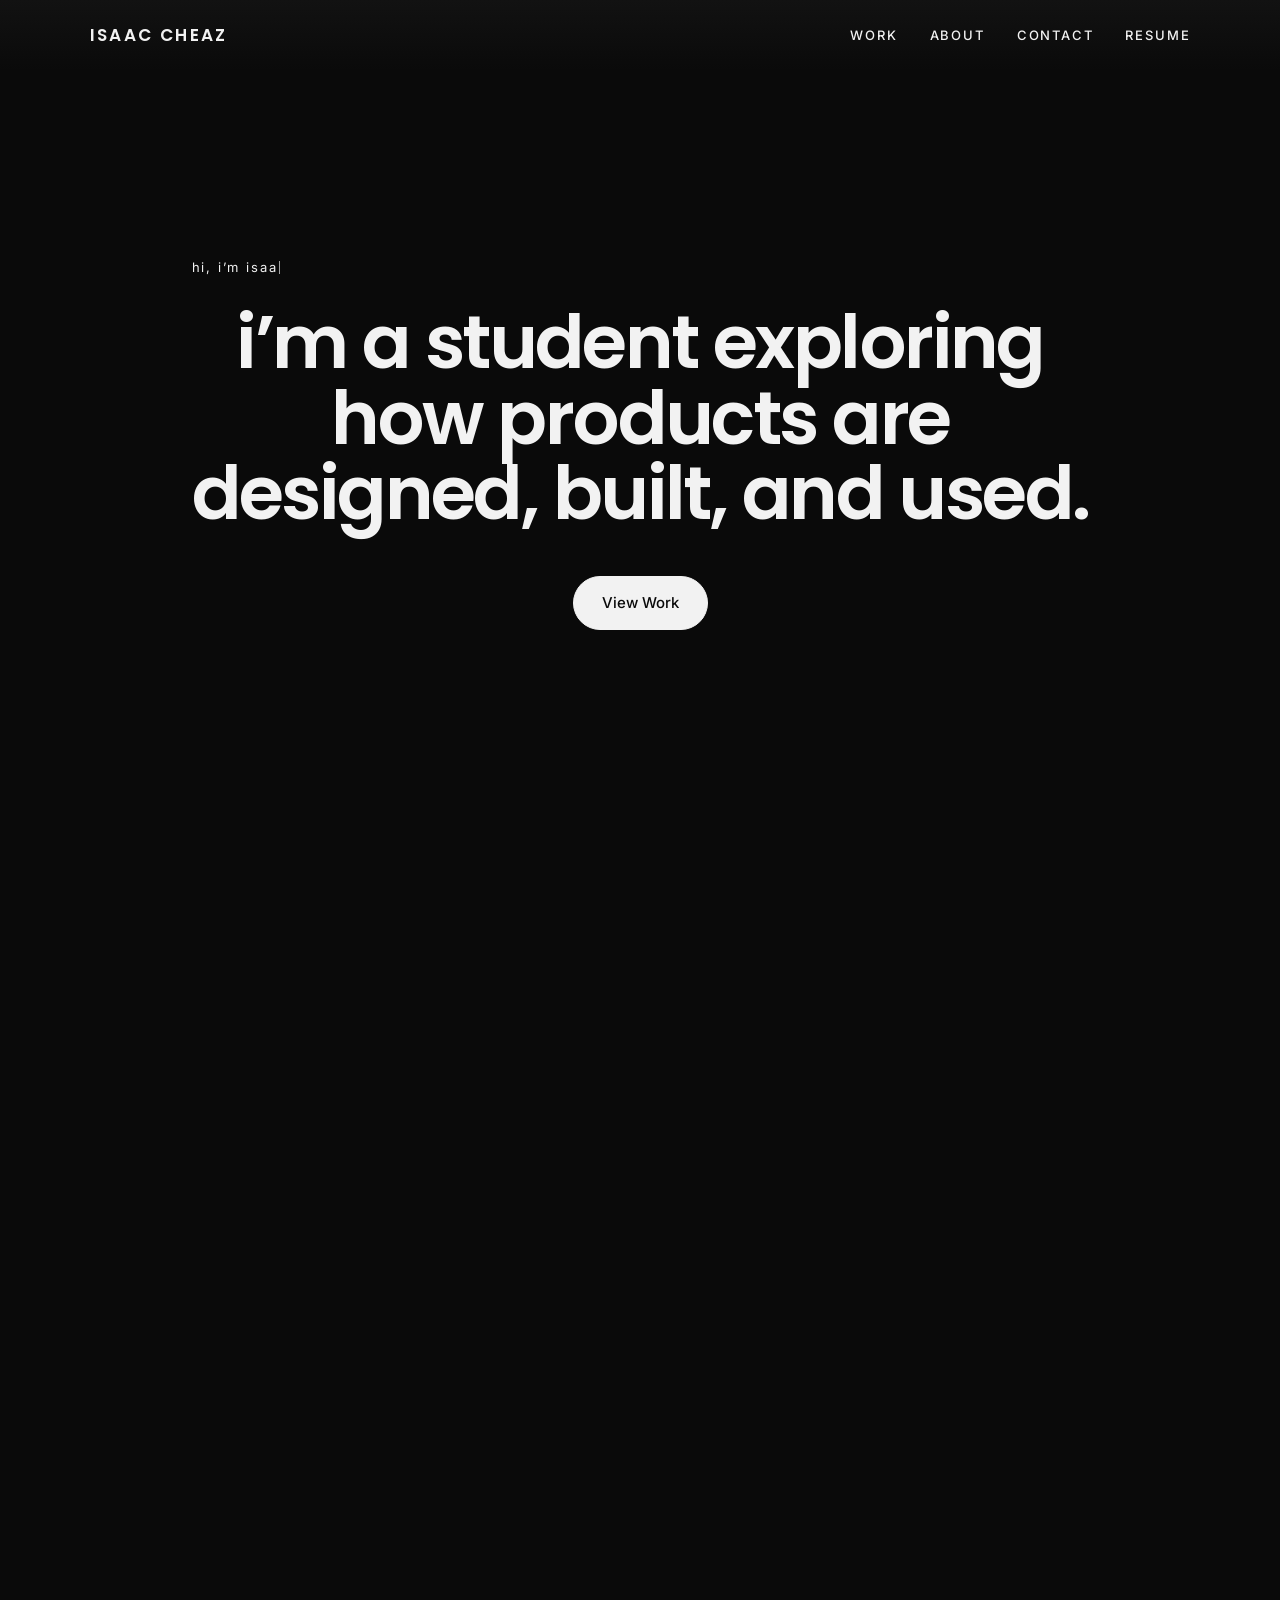
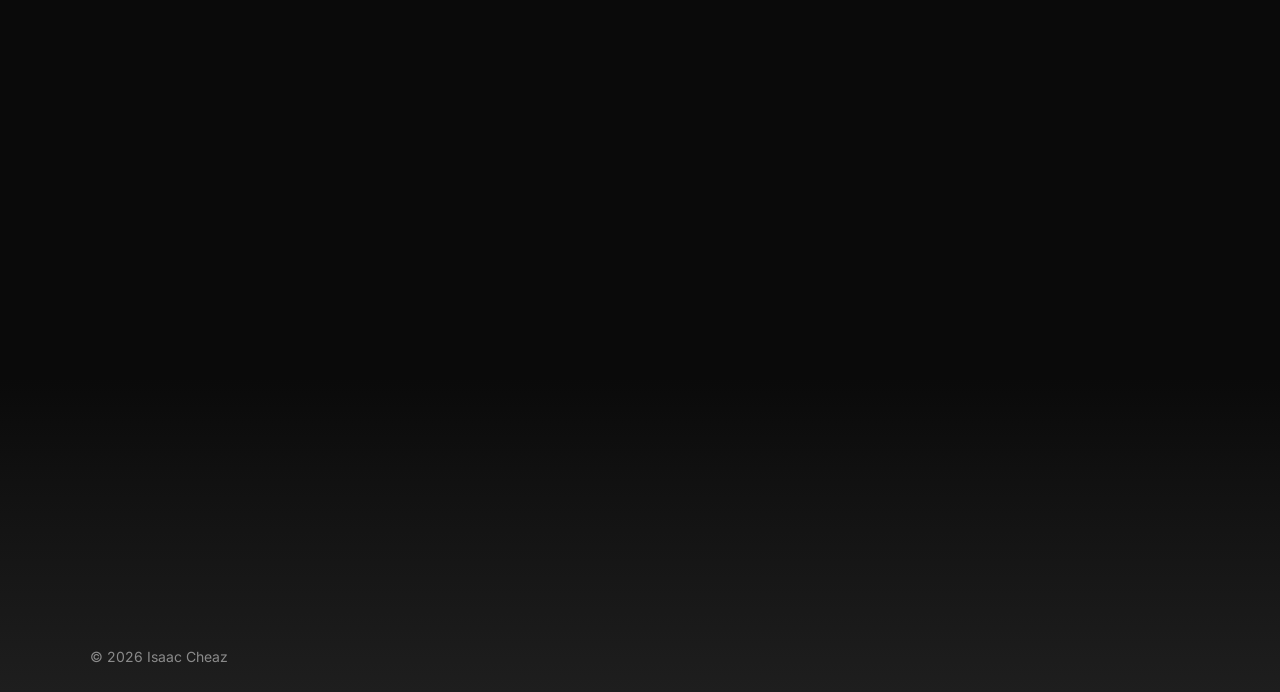
<file: index.html>
<!DOCTYPE html>
<html lang="en">

<head>
    <meta charset="UTF-8">
    <meta name="viewport" content="width=device-width, initial-scale=1.0">

    <title>Isaac Cheaz | Portfolio</title>
    <meta name="description"
        content="Isaac Cheaz — creative technologist and design engineer building interactive digital and physical products.">

    <link rel="preconnect" href="https://fonts.googleapis.com">
    <link rel="preconnect" href="https://fonts.gstatic.com" crossorigin>
    <link href="https://fonts.googleapis.com/css2?family=Inter:wght@400;500&family=Poppins:wght@500;600&display=swap"
        rel="stylesheet">

    <link rel="stylesheet" href="style.css">
    <link rel="stylesheet" href="home.css">
</head>

<body>

    <header class="navbar">
        <a href="#top" class="logo" data-cursor-label="Home">Isaac Cheaz</a>

        <nav class="nav-links" aria-label="Primary">
            <a href="#work">Work</a>
            <a href="#about">About</a>
            <a href="#contact">Contact</a>
            <a href="https://docs.google.com/document/d/11qATXeMCFB1Io2WauJywyM81skCrmu7SGtFiiL8NM3w/view"
                class="nav-resume" target="_blank" rel="noopener noreferrer"
                aria-label="Resume preview, opens in a new tab">Resume</a>
        </nav>
    </header>

    <main id="top">

        <section class="hero">
            <!--
              .typewriter-sizer holds the longest phrase, laid out but hidden, so
              the box never resizes while typing. The visible half is aria-hidden
              and there is no live region, so nothing is announced letter by
              letter; the .visually-hidden sentence is what a screen reader gets.
              With JavaScript off the first phrase is already in the markup.
            -->
            <p class="eyebrow" data-typewriter data-reveal>
                <span class="typewriter" aria-hidden="true">
                    <span class="typewriter-sizer">welcome to my portfolio...</span>
                    <span class="typewriter-line"><span class="typewriter-text">hi, i&rsquo;m isaac</span><span
                            class="typewriter-caret"></span></span>
                </span>
                <span class="visually-hidden">Hi, I&rsquo;m Isaac Welcome to my portfolio...</span>
            </p>
            <h1 class="hero-title magnetic-text">
                <!-- One line, wrapped by the browser: js/home.js splits this text on
                     spaces, so a break inside it would become part of a word. -->
                <span class="line-mask"><span class="line-inner">i&rsquo;m a student exploring how products are designed, built, and used.</span></span>
            </h1>

            <div class="hero-actions" data-reveal>
                <!-- The wrapper stays put; .button-float moves the button inside it. -->
                <span class="button-float">
                    <a href="#work" class="button">View Work</a>
                </span>
            </div>
        </section>

        <section id="work" class="section section-work">
            <div class="section-head" data-reveal>
                <h2 class="section-title">Selected Work</h2>
            </div>

            <!-- Featured projects -->
            <div class="featured" id="featured" data-reveal-stagger="80">

                <a class="feature" data-reveal data-cursor-label="VIEW" href="projects/digital-kintsugi.html"
                    data-project="digital-kintsugi">
                    <span class="feature-body">
                        <span class="feature-title">Digital Kintsugi</span>
                        <span class="feature-tools">Rhino · 3D Scanning · Ceramic 3D Printing · FDM 3D
                            Printing</span>
                    </span>
                </a>

                <a class="feature" data-reveal data-cursor-label="VIEW" href="projects/museum-npc.html"
                    data-project="museum-npc">
                    <span class="feature-body">
                        <span class="feature-title">如是觀 – "This Way of Seeing It"</span>
                        <span class="feature-tools">Unity · Ollama · Local LLMs</span>
                    </span>
                </a>

                <a class="feature" data-reveal data-cursor-label="VIEW" href="projects/suzume-cnc-stool.html"
                    data-project="suzume-cnc-stool">
                    <span class="feature-body">
                        <span class="feature-title">Suzume-Inspired Stool</span>
                        <span class="feature-tools">Rhino · Carbide Create · CNC Machining</span>
                    </span>
                </a>

                <a class="feature" data-reveal data-cursor-label="VIEW"
                    href="projects/butterfly-pavilion.html" data-project="butterfly-pavilion">
                    <span class="feature-body">
                        <span class="feature-title">Butterfly Pavilion</span>
                        <span class="feature-tools">Rhino · Grasshopper · Laser Cutting</span>
                    </span>
                </a>

            </div>

            <!-- Explore by discipline -->
            <nav class="disciplines" aria-labelledby="disciplines-title" data-reveal>
                <h3 class="disciplines-title" id="disciplines-title">Areas I&rsquo;m Exploring</h3>
                <ul class="disciplines-list">
                    <li>
                        <div class="discipline-row" data-cursor-label="IN PROGRESS">
                            <span class="discipline-name">UX/UI Design</span>
                            <span class="visually-hidden">In progress</span>
                        </div>
                    </li>
                    <li>
                        <div class="discipline-row" data-cursor-label="IN PROGRESS">
                            <span class="discipline-name">Product &amp; Industrial Design</span>
                            <span class="visually-hidden">In progress</span>
                        </div>
                    </li>
                    <li>
                        <div class="discipline-row" data-cursor-label="IN PROGRESS">
                            <span class="discipline-name">Creative Technology</span>
                            <span class="visually-hidden">In progress</span>
                        </div>
                    </li>
                </ul>
            </nav>

        </section>

        <section id="about" class="section section-about">
            <div class="section-head" data-reveal>
                <h2 class="section-title">About</h2>
            </div>

            <div class="about-grid" data-reveal-stagger="90">

                <div class="about-intro" data-reveal>
                    <p class="about-lead">
                        I&rsquo;m a product-oriented designer interested in making practical and
                        enjoyable products.
                    </p>

                    <p class="about-support">
                        I use 3D CAD, prototyping, fabrication, and interaction design to turn
                        everyday problems into things people can use, test, and refine. I&rsquo;m
                        especially interested in industrial design and UX.
                    </p>
                </div>

                <!--
                  No <img> here on purpose. js/home.js reads
                  window.SITE_MEDIA.portrait and, only once a real file is
                  configured, inserts the figure and adds .has-portrait to the grid.
                -->

                <div class="about-side">
                    <div class="about-caps" data-reveal>
                        <h3 class="about-subhead">Capabilities</h3>

                        <ul class="capability-list">
                            <li>3D CAD &amp; form development</li>
                            <li>Product prototyping &amp; testing</li>
                            <li>Digital fabrication</li>
                            <li>Interaction &amp; experience design</li>
                        </ul>
                    </div>

                    <div class="about-study" data-reveal>
                        <h3 class="about-subhead">Selected coursework</h3>

                        <ul class="coursework-list">
                            <li>Design for Digital Fabrication</li>
                            <li>Live Simulation and Agents</li>
                            <li>Introduction to 3D</li>
                            <li>Interaction Lab</li>
                            <li>Creative Coding Lab</li>
                            <li>Innovation Lab</li>
                        </ul>
                    </div>
                </div>

                <!--
                  Education and location are a grid child of their own so
                  the left column can flow at its own rhythm; the right
                  column's two blocks are wrapped instead, so the coursework
                  follows Capabilities rather than waiting for a shared row.
                -->
                <dl class="about-meta" data-reveal>
                    <div class="about-meta-row">
                        <dt>Education</dt>
                        <dd>
                            <span class="edu-degree"><a class="meta-link"
                                    href="https://shanghai.nyu.edu/content/interactive-media-and-business"
                                    target="_blank" rel="noopener noreferrer">B.S. Interactive Media Business</a></span>
                            <span class="edu-school">NYU Shanghai · Expected 2028</span>
                        </dd>
                    </div>
                    <!-- City, then what that city is to you. -->
                    <div class="about-meta-row">
                        <dt>Location</dt>
                        <dd>
                            <ul class="location-list">
                                <li class="location">
                                    <span class="location-city">Boston</span>
                                    <span class="location-sep" aria-hidden="true">—</span>
                                    <span class="location-note">Home</span>
                                </li>
                                <li class="location">
                                    <span class="location-city">Shanghai</span>
                                    <span class="location-sep" aria-hidden="true">—</span>
                                    <span class="location-note">Studying</span>
                                </li>
                                <li class="location">
                                    <span class="location-city">New York</span>
                                    <span class="location-sep" aria-hidden="true">—</span>
                                    <span class="location-note">Open to opportunities</span>
                                </li>
                            </ul>
                        </dd>
                    </div>
                </dl>

            </div>
        </section>

    </main>

    <!--
      The same block on every page. It carries id="contact", which is what
      the navigation's Contact link resolves to.

      Markup in each file rather than injected by JavaScript: an address
      nobody can read with JavaScript off is not a contact detail.
    -->
    <footer class="footer" id="contact">
        <div class="footer-grid">

            <div class="footer-contact" data-reveal>
                <p class="footer-invite">want to have a coffee chat?</p>

                <a class="footer-email" href="mailto:icheaz06@gmail.com">ICHEAZ06@GMAIL.COM</a>

                <p class="footer-availability">
                    Internships, collaborations, and conversations about product,
                    industrial, and UX/UI design.
                </p>
            </div>

            <!-- Back to top is the one link here the navbar cannot offer. -->
            <nav class="footer-aside" aria-label="Footer" data-reveal>
                <div class="footer-col">
                    <h3 class="footer-col-label">Elsewhere</h3>
                    <ul>
                        <li><a href="https://www.linkedin.com/in/isaac-cheaz-235302365/" target="_blank"
                                rel="noopener noreferrer">LinkedIn</a></li>
                        <li><a href="https://github.com/isaaccheaz06" target="_blank"
                                rel="noopener noreferrer">GitHub</a></li>
                        <li><a href="https://docs.google.com/document/d/11qATXeMCFB1Io2WauJywyM81skCrmu7SGtFiiL8NM3w/view"
                                target="_blank" rel="noopener noreferrer"
                                aria-label="Resume preview, opens in a new tab">Resume</a></li>
                    </ul>
                </div>

                <a class="footer-top-link" href="#top">Back to top</a>
            </nav>

        </div>

        <p class="footer-copy">&copy; 2026 Isaac Cheaz</p>
    </footer>

    <!-- media paths live in media.js; it must load first -->
    <script src="media.js"></script>
    <script src="js/home.js"></script>
    <script src="js/site.js"></script>
</body>

</html>
</file>
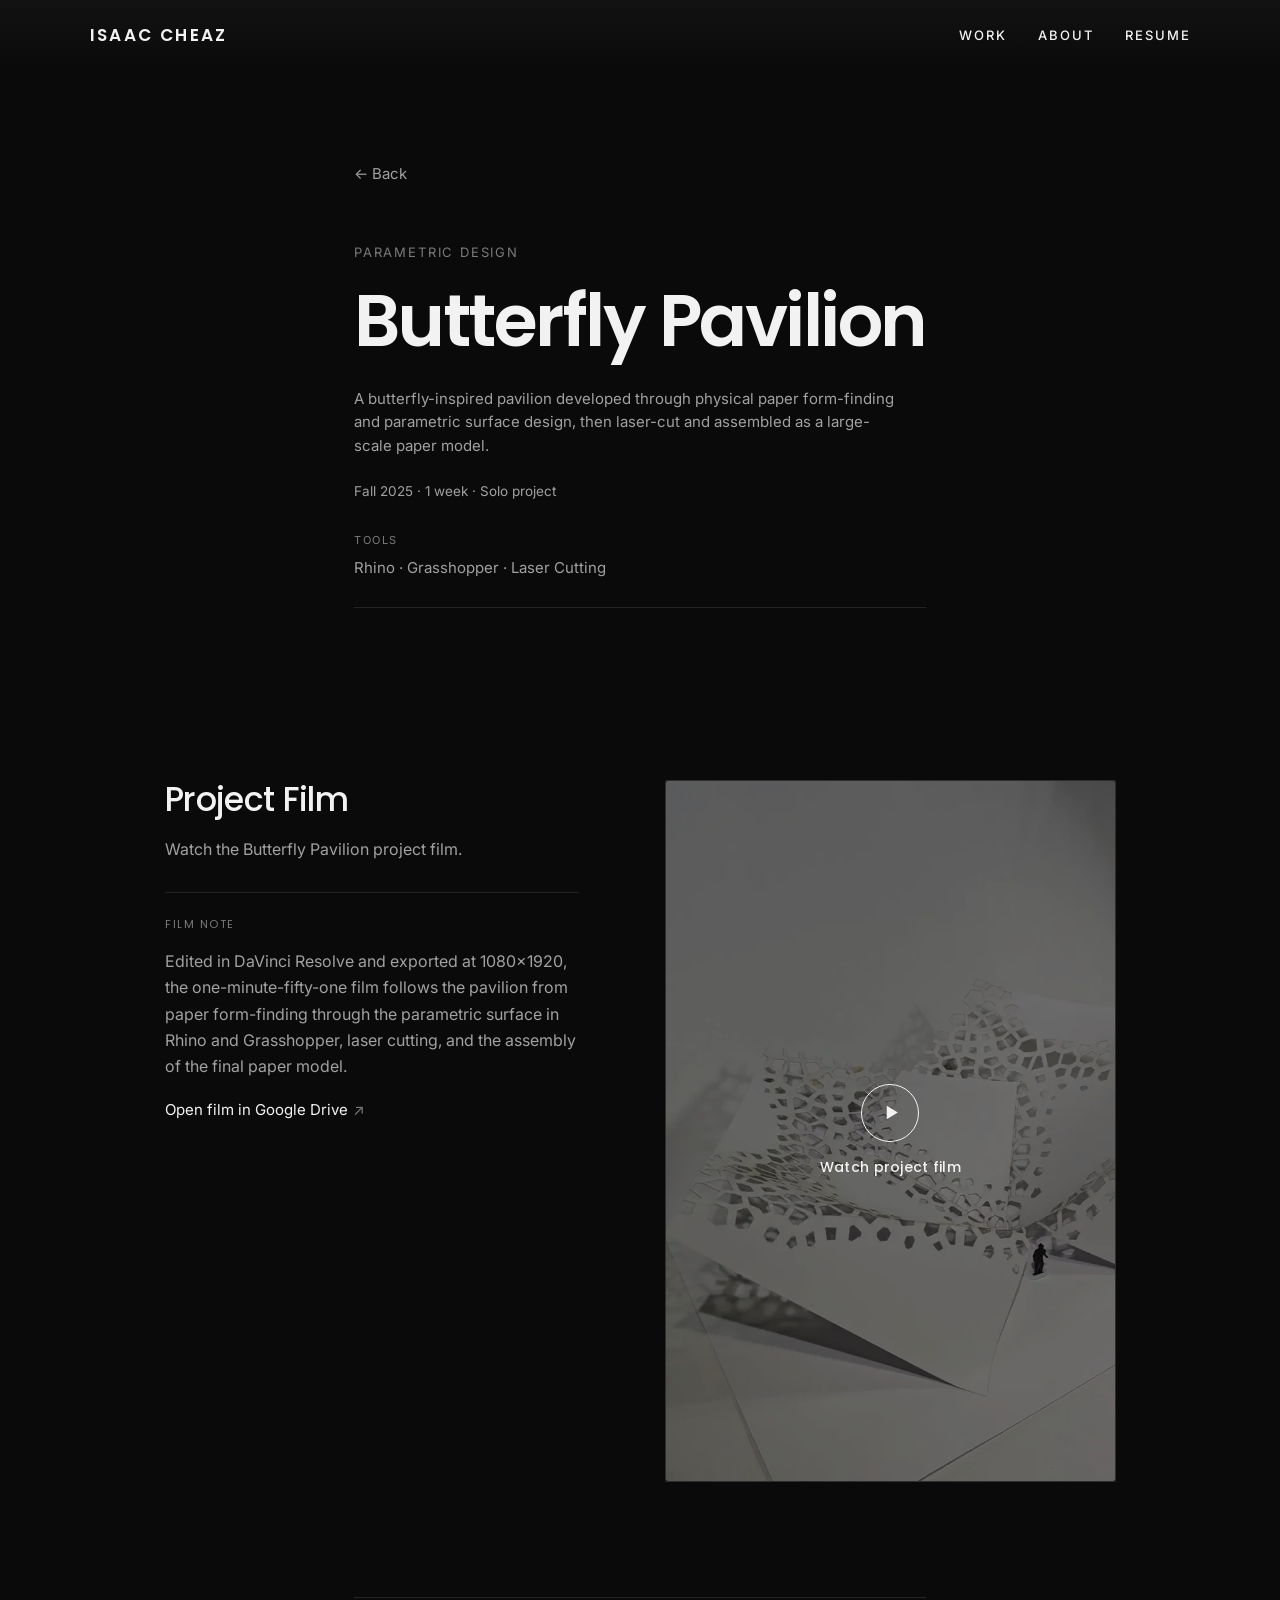
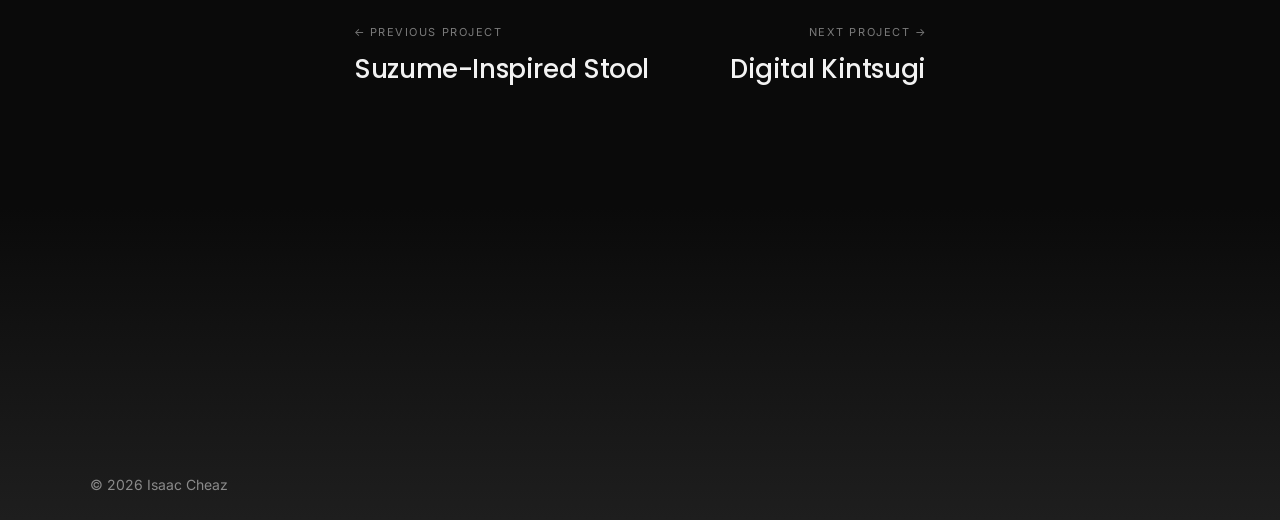
<file: projects/butterfly-pavilion.html>
<!DOCTYPE html>
<html lang="en">

<head>
    <meta charset="UTF-8">
    <meta name="viewport" content="width=device-width, initial-scale=1.0">

    <title>Butterfly Pavilion</title>
    <meta name="description"
        content="A butterfly-inspired pavilion developed through paper form-finding and parametric surface design, then laser-cut and assembled at scale.">

    <link rel="preconnect" href="https://fonts.googleapis.com">
    <link rel="preconnect" href="https://fonts.gstatic.com" crossorigin>
    <link href="https://fonts.googleapis.com/css2?family=Inter:wght@400;500&family=Poppins:wght@500;600&display=swap"
        rel="stylesheet">

    <link rel="stylesheet" href="../style.css">
    <link rel="stylesheet" href="project.css">
</head>

<body>

    <header class="navbar">
        <a href="../index.html" class="logo" data-cursor-label="Home">Isaac Cheaz</a>

        <nav class="nav-links" aria-label="Primary">
            <a href="../index.html#work">Work</a>
            <a href="../index.html#about">About</a>
            <a href="https://docs.google.com/document/d/11qATXeMCFB1Io2WauJywyM81skCrmu7SGtFiiL8NM3w/view"
                class="nav-resume" target="_blank" rel="noopener noreferrer"
                aria-label="Resume preview, opens in a new tab">Resume</a>
        </nav>
    </header>

    <main id="top" class="project-page" data-project="butterfly-pavilion">

        <a href="../index.html#work" class="back-link">← Back</a>

        <p class="project-label" data-reveal>Parametric Design</p>

        <h1 data-reveal>Butterfly Pavilion</h1>

        <p class="project-summary" data-reveal>
            A butterfly-inspired pavilion developed through physical paper form-finding and
            parametric surface design, then laser-cut and assembled as a large-scale paper model.
        </p>

        <p class="project-context" data-reveal>
            <span>Fall 2025</span>
            <span>1 week</span>
            <span>Solo project</span>
        </p>

        <!-- A row is left out rather than filled with a guess. -->
        <dl class="project-meta" data-reveal>
            <div class="project-meta-row">
                <dt>Tools</dt>
                <dd>Rhino · Grasshopper · Laser Cutting</dd>
            </div>
        </dl>

        <!-- Media comes from media.js; nothing renders until it has an entry. -->
        <div data-media-slot></div>

        <!--
          Previous and next in the homepage's own order, wrapping at both ends.
          Two sibling links, not one wrapping both: a single link would send a
          press anywhere in the row to the same project.
        -->
        <nav class="project-nav" aria-label="More work">
            <a class="project-nav-link is-prev" href="suzume-cnc-stool.html" data-cursor-label="Previous">
                <span class="project-nav-label">
                    <span class="project-nav-arrow" aria-hidden="true">←</span> Previous project
                </span>
                <span class="project-nav-title">Suzume-Inspired Stool</span>
            </a>
            <a class="project-nav-link is-next" href="digital-kintsugi.html" data-cursor-label="Next">
                <span class="project-nav-label">
                    Next project <span class="project-nav-arrow" aria-hidden="true">→</span>
                </span>
                <span class="project-nav-title">Digital Kintsugi</span>
            </a>
        </nav>

    </main>

    <!--
      The same block on every page. It carries id="contact", which is what
      the hero's "Get in touch" resolves to.

      Markup in each file rather than injected by JavaScript: an address
      nobody can read with JavaScript off is not a contact detail.
    -->
    <footer class="footer" id="contact">
        <div class="footer-grid">

            <div class="footer-contact" data-reveal>
                <p class="footer-invite">want to have a coffee chat?</p>

                <a class="footer-email" href="mailto:icheaz06@gmail.com">ICHEAZ06@GMAIL.COM</a>

                <p class="footer-availability">
                    Internships, collaborations, and conversations about product,
                    industrial, and UX/UI design.
                </p>
            </div>

            <!-- Back to top is the one link here the navbar cannot offer. -->
            <nav class="footer-aside" aria-label="Footer" data-reveal>
                <div class="footer-col">
                    <h3 class="footer-col-label">Elsewhere</h3>
                    <ul>
                        <li><a href="https://www.linkedin.com/in/isaac-cheaz-235302365/" target="_blank"
                                rel="noopener noreferrer">LinkedIn</a></li>
                        <li><a href="https://github.com/isaaccheaz06" target="_blank"
                                rel="noopener noreferrer">GitHub</a></li>
                        <li><a href="https://docs.google.com/document/d/11qATXeMCFB1Io2WauJywyM81skCrmu7SGtFiiL8NM3w/view"
                                target="_blank" rel="noopener noreferrer"
                                aria-label="Resume preview, opens in a new tab">Resume</a></li>
                    </ul>
                </div>

                <a class="footer-top-link" href="#top">Back to top</a>
            </nav>

        </div>

        <p class="footer-copy">&copy; 2026 Isaac Cheaz</p>
    </footer>

    <!-- media paths live in media.js; it must load first -->
    <script src="../media.js"></script>
    <script src="../js/project.js"></script>
    <script src="../js/site.js"></script>
</body>

</html>
</file>
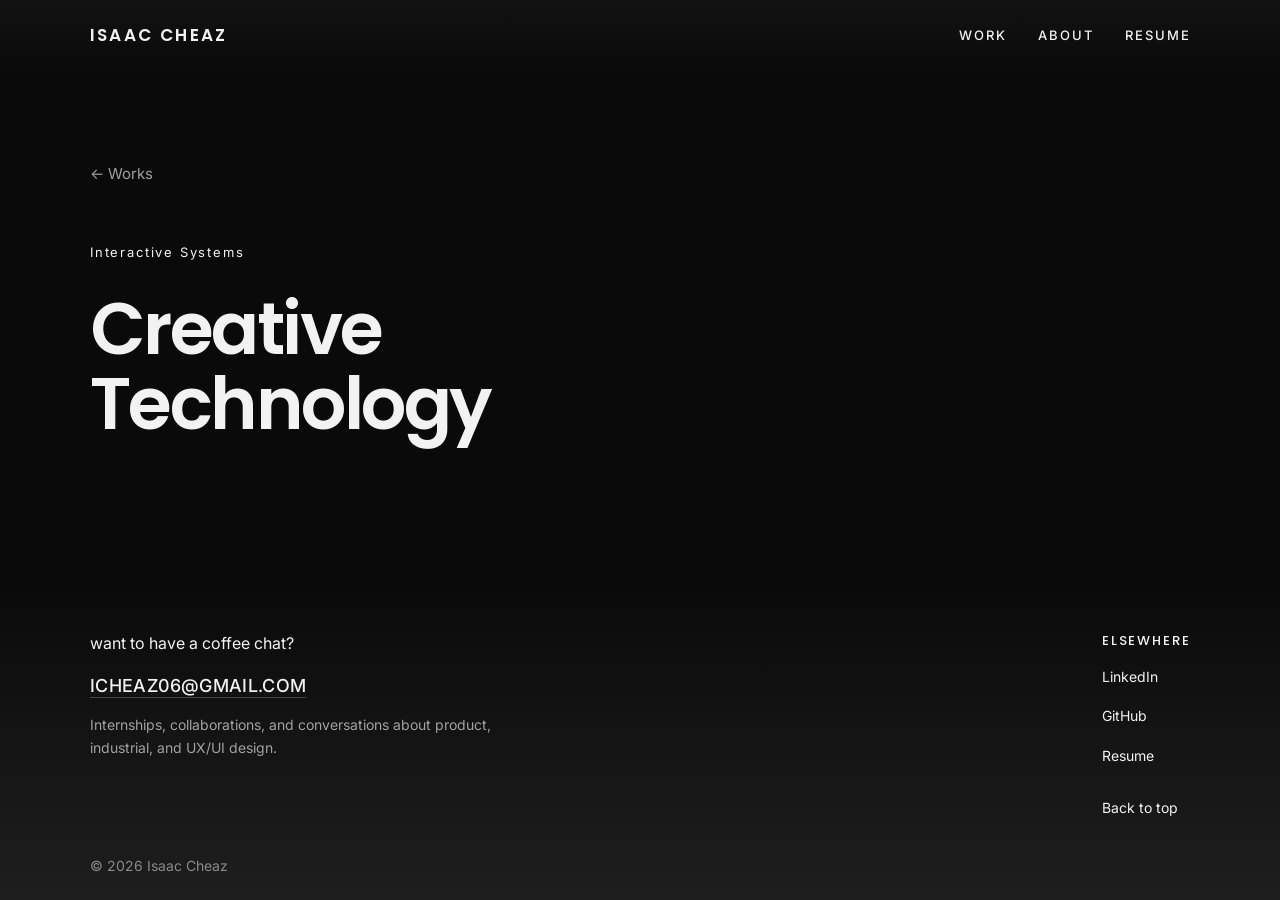
<file: projects/creative-technology.html>
<!DOCTYPE html>
<html lang="en">

<head>
    <meta charset="UTF-8">
    <meta name="viewport" content="width=device-width, initial-scale=1.0">

    <title>Creative Technology</title>
    <meta name="description"
        content="Creative technology work by Isaac Cheaz: simulation, physical computing and locally hosted AI.">

    <link rel="preconnect" href="https://fonts.googleapis.com">
    <link rel="preconnect" href="https://fonts.gstatic.com" crossorigin>
    <link href="https://fonts.googleapis.com/css2?family=Inter:wght@400;500&family=Poppins:wght@500;600&display=swap"
        rel="stylesheet">

    <link rel="stylesheet" href="../style.css">
    <link rel="stylesheet" href="project.css">
</head>

<body>

    <header class="navbar">
        <a href="../index.html" class="logo" data-cursor-label="Home">Isaac Cheaz</a>

        <nav class="nav-links" aria-label="Primary">
            <a href="../index.html#work">Work</a>
            <a href="../index.html#about">About</a>
            <a href="https://docs.google.com/document/d/11qATXeMCFB1Io2WauJywyM81skCrmu7SGtFiiL8NM3w/view"
                class="nav-resume" target="_blank" rel="noopener noreferrer"
                aria-label="Resume preview, opens in a new tab">Resume</a>
        </nav>
    </header>

    <main id="top" class="category-page">

        <a href="../index.html#work" class="back-link">← Works</a>

        <header class="category-head" data-reveal>
            <p class="eyebrow">Interactive Systems</p>
            <h1 class="category-title">Creative Technology</h1>
        </header>

    </main>

    <!--
      The same block on every page. It carries id="contact", which is what
      the hero's "Get in touch" resolves to.

      Markup in each file rather than injected by JavaScript: an address
      nobody can read with JavaScript off is not a contact detail.
    -->
    <footer class="footer" id="contact">
        <div class="footer-grid">

            <div class="footer-contact" data-reveal>
                <p class="footer-invite">want to have a coffee chat?</p>

                <a class="footer-email" href="mailto:icheaz06@gmail.com">ICHEAZ06@GMAIL.COM</a>

                <p class="footer-availability">
                    Internships, collaborations, and conversations about product,
                    industrial, and UX/UI design.
                </p>
            </div>

            <!-- Back to top is the one link here the navbar cannot offer. -->
            <nav class="footer-aside" aria-label="Footer" data-reveal>
                <div class="footer-col">
                    <h3 class="footer-col-label">Elsewhere</h3>
                    <ul>
                        <li><a href="https://www.linkedin.com/in/isaac-cheaz-235302365/" target="_blank"
                                rel="noopener noreferrer">LinkedIn</a></li>
                        <li><a href="https://github.com/isaaccheaz06" target="_blank"
                                rel="noopener noreferrer">GitHub</a></li>
                        <li><a href="https://docs.google.com/document/d/11qATXeMCFB1Io2WauJywyM81skCrmu7SGtFiiL8NM3w/view"
                                target="_blank" rel="noopener noreferrer"
                                aria-label="Resume preview, opens in a new tab">Resume</a></li>
                    </ul>
                </div>

                <a class="footer-top-link" href="#top">Back to top</a>
            </nav>

        </div>

        <p class="footer-copy">&copy; 2026 Isaac Cheaz</p>
    </footer>

    <script src="../js/site.js"></script>
</body>

</html>
</file>
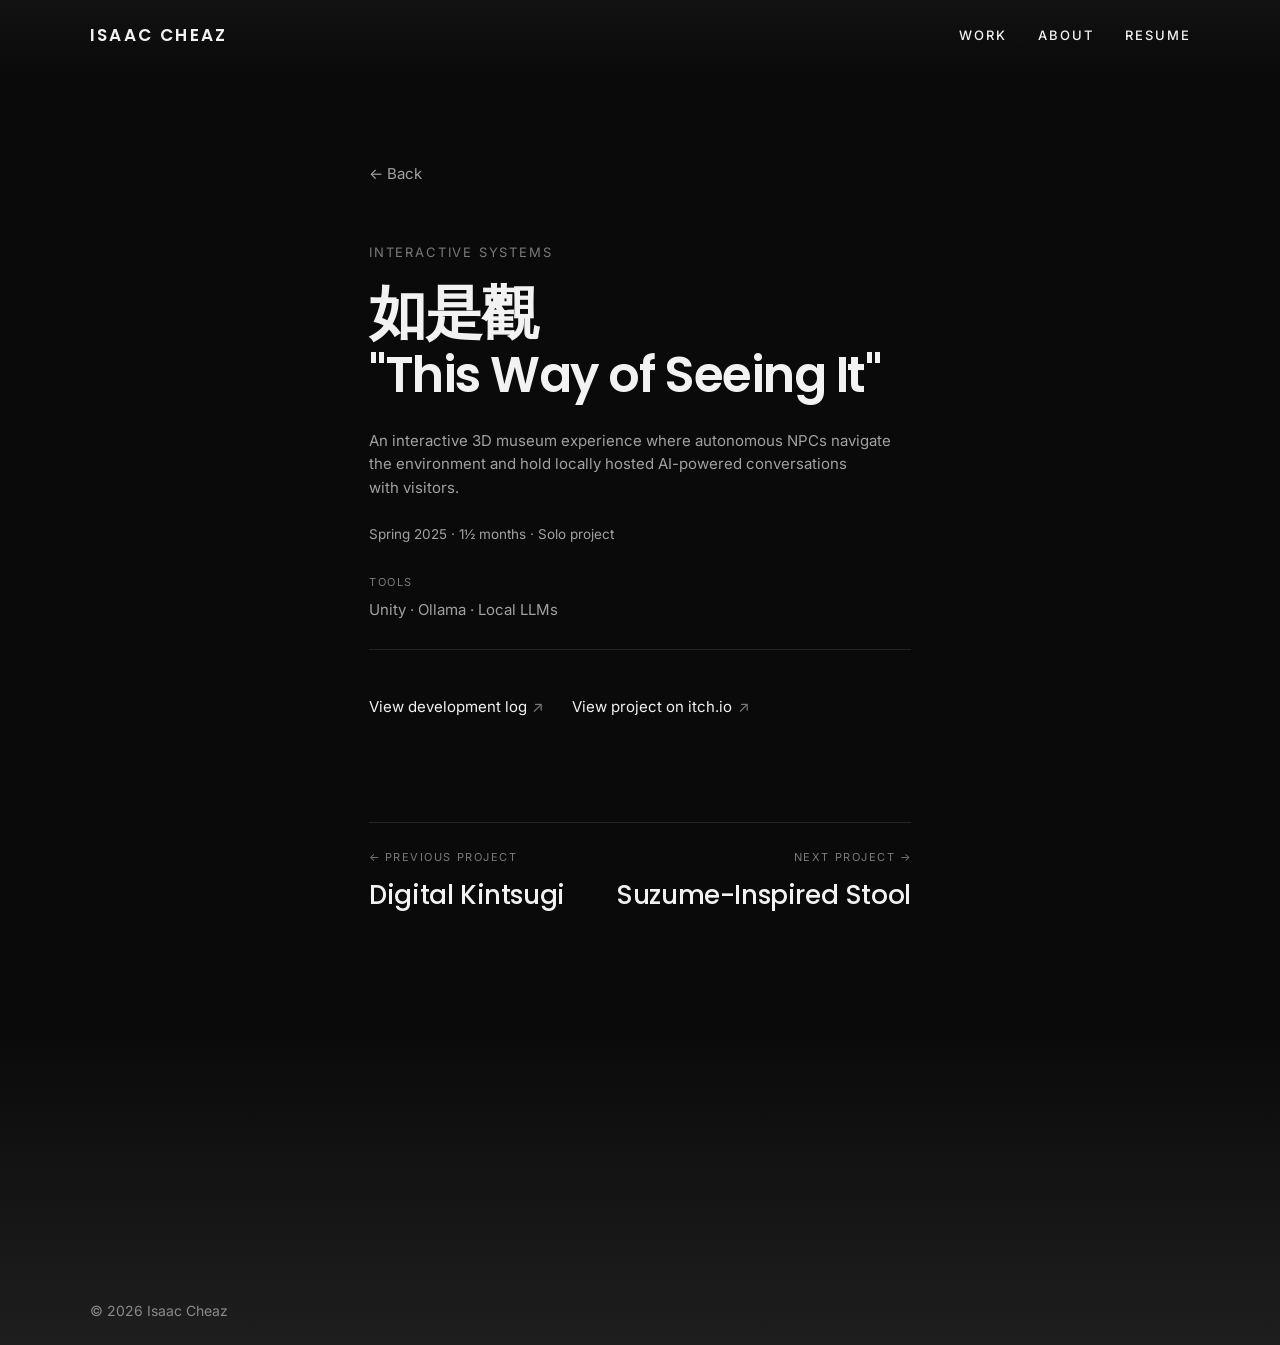
<file: projects/museum-npc.html>
<!DOCTYPE html>
<html lang="en">

<head>
    <meta charset="UTF-8">
    <meta name="viewport" content="width=device-width, initial-scale=1.0">

    <title>"This Way of Seeing It"</title>
    <meta name="description"
        content="An interactive 3D museum where autonomous NPCs navigate the space and hold locally hosted AI-powered conversations with visitors.">

    <link rel="preconnect" href="https://fonts.googleapis.com">
    <link rel="preconnect" href="https://fonts.gstatic.com" crossorigin>
    <link href="https://fonts.googleapis.com/css2?family=Inter:wght@400;500&family=Poppins:wght@500;600&display=swap"
        rel="stylesheet">

    <link rel="stylesheet" href="../style.css">
    <link rel="stylesheet" href="project.css">
</head>

<body>

    <header class="navbar">
        <a href="../index.html" class="logo" data-cursor-label="Home">Isaac Cheaz</a>

        <nav class="nav-links" aria-label="Primary">
            <a href="../index.html#work">Work</a>
            <a href="../index.html#about">About</a>
            <a href="https://docs.google.com/document/d/11qATXeMCFB1Io2WauJywyM81skCrmu7SGtFiiL8NM3w/view"
                class="nav-resume" target="_blank" rel="noopener noreferrer"
                aria-label="Resume preview, opens in a new tab">Resume</a>
        </nav>
    </header>

    <main id="top" class="project-page" data-project="museum-npc">

        <a href="../index.html#work" class="back-link">← Back</a>

        <p class="project-label" data-reveal>Interactive Systems</p>

        <h1 data-reveal>
            <span class="project-title-zh">如是觀</span>
            <span class="project-title-en">"This Way of Seeing It"</span>
        </h1>

        <p class="project-summary" data-reveal>
            An interactive 3D museum experience where autonomous NPCs navigate the environment
            and hold locally hosted AI-powered conversations with visitors.
        </p>

        <p class="project-context" data-reveal>
            <span>Spring 2025</span>
            <span>1½ months</span>
            <span>Solo project</span>
        </p>

        <!-- A row is left out rather than filled with a guess. -->
        <dl class="project-meta" data-reveal>
            <div class="project-meta-row">
                <dt>Tools</dt>
                <dd>Unity · Ollama · Local LLMs</dd>
            </div>
        </dl>

        <!--
              Links live in the markup, not media.js: a link is content and has to
              work with JavaScript off. Each needs target="_blank"
              rel="noopener noreferrer", the visible .project-link-external arrow,
              and a .visually-hidden span saying so for people who cannot see it.
            -->
        <ul class="project-links">
            <li>
                <a class="project-link" href="https://isaaccheaz.itch.io/museum/devlog" target="_blank"
                    rel="noopener noreferrer">
                    View development log<span class="project-link-external" aria-hidden="true">&#8599;</span>
                    <span class="visually-hidden">(opens in a new tab)</span>
                </a>
            </li>
            <li>
                <a class="project-link" href="https://isaaccheaz.itch.io/museum" target="_blank"
                    rel="noopener noreferrer">
                    View project on itch.io<span class="project-link-external" aria-hidden="true">&#8599;</span>
                    <span class="visually-hidden">(opens in a new tab)</span>
                </a>
            </li>
        </ul>

        <!-- Media comes from media.js; nothing renders until it has an entry. -->
        <div data-media-slot></div>

        <!--
          Previous and next in the homepage's own order, wrapping at both ends.
          Two sibling links, not one wrapping both: a single link would send a
          press anywhere in the row to the same project.
        -->
        <nav class="project-nav" aria-label="More work">
            <a class="project-nav-link is-prev" href="digital-kintsugi.html" data-cursor-label="Previous">
                <span class="project-nav-label">
                    <span class="project-nav-arrow" aria-hidden="true">←</span> Previous project
                </span>
                <span class="project-nav-title">Digital Kintsugi</span>
            </a>
            <a class="project-nav-link is-next" href="suzume-cnc-stool.html" data-cursor-label="Next">
                <span class="project-nav-label">
                    Next project <span class="project-nav-arrow" aria-hidden="true">→</span>
                </span>
                <span class="project-nav-title">Suzume-Inspired Stool</span>
            </a>
        </nav>

    </main>

    <!--
      The same block on every page. It carries id="contact", which is what
      the hero's "Get in touch" resolves to.

      Markup in each file rather than injected by JavaScript: an address
      nobody can read with JavaScript off is not a contact detail.
    -->
    <footer class="footer" id="contact">
        <div class="footer-grid">

            <div class="footer-contact" data-reveal>
                <p class="footer-invite">want to have a coffee chat?</p>

                <a class="footer-email" href="mailto:icheaz06@gmail.com">ICHEAZ06@GMAIL.COM</a>

                <p class="footer-availability">
                    Internships, collaborations, and conversations about product,
                    industrial, and UX/UI design.
                </p>
            </div>

            <!-- Back to top is the one link here the navbar cannot offer. -->
            <nav class="footer-aside" aria-label="Footer" data-reveal>
                <div class="footer-col">
                    <h3 class="footer-col-label">Elsewhere</h3>
                    <ul>
                        <li><a href="https://www.linkedin.com/in/isaac-cheaz-235302365/" target="_blank"
                                rel="noopener noreferrer">LinkedIn</a></li>
                        <li><a href="https://github.com/isaaccheaz06" target="_blank"
                                rel="noopener noreferrer">GitHub</a></li>
                        <li><a href="https://docs.google.com/document/d/11qATXeMCFB1Io2WauJywyM81skCrmu7SGtFiiL8NM3w/view"
                                target="_blank" rel="noopener noreferrer"
                                aria-label="Resume preview, opens in a new tab">Resume</a></li>
                    </ul>
                </div>

                <a class="footer-top-link" href="#top">Back to top</a>
            </nav>

        </div>

        <p class="footer-copy">&copy; 2026 Isaac Cheaz</p>
    </footer>

    <!-- media paths live in media.js; it must load first -->
    <script src="../media.js"></script>
    <script src="../js/project.js"></script>
    <script src="../js/site.js"></script>
</body>

</html>
</file>
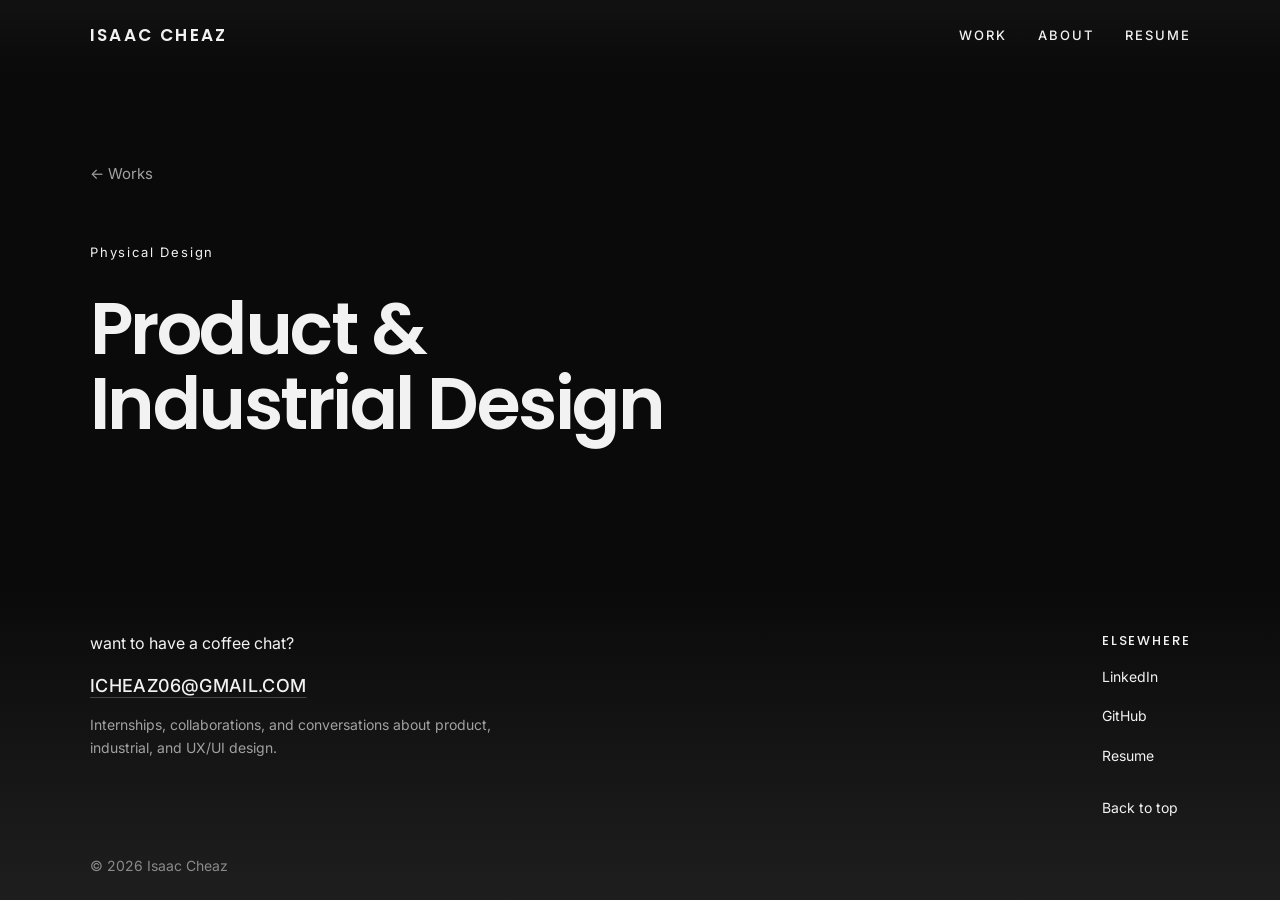
<file: projects/product-fabrication.html>
<!DOCTYPE html>
<html lang="en">

<head>
    <meta charset="UTF-8">
    <meta name="viewport" content="width=device-width, initial-scale=1.0">

    <title>Product & Industrial Design</title>
    <meta name="description"
        content="Product and fabrication work by Isaac Cheaz: parametric modelling, digital fabrication and hands-on assembly.">

    <link rel="preconnect" href="https://fonts.googleapis.com">
    <link rel="preconnect" href="https://fonts.gstatic.com" crossorigin>
    <link href="https://fonts.googleapis.com/css2?family=Inter:wght@400;500&family=Poppins:wght@500;600&display=swap"
        rel="stylesheet">

    <link rel="stylesheet" href="../style.css">
    <link rel="stylesheet" href="project.css">
</head>

<body>

    <header class="navbar">
        <a href="../index.html" class="logo" data-cursor-label="Home">Isaac Cheaz</a>

        <nav class="nav-links" aria-label="Primary">
            <a href="../index.html#work">Work</a>
            <a href="../index.html#about">About</a>
            <a href="https://docs.google.com/document/d/11qATXeMCFB1Io2WauJywyM81skCrmu7SGtFiiL8NM3w/view"
                class="nav-resume" target="_blank" rel="noopener noreferrer"
                aria-label="Resume preview, opens in a new tab">Resume</a>
        </nav>
    </header>

    <main id="top" class="category-page">

        <a href="../index.html#work" class="back-link">← Works</a>

        <header class="category-head" data-reveal>
            <p class="eyebrow">Physical Design</p>
            <h1 class="category-title">Product &amp; Industrial Design</h1>
        </header>

    </main>

    <!--
      The same block on every page. It carries id="contact", which is what
      the hero's "Get in touch" resolves to.

      Markup in each file rather than injected by JavaScript: an address
      nobody can read with JavaScript off is not a contact detail.
    -->
    <footer class="footer" id="contact">
        <div class="footer-grid">

            <div class="footer-contact" data-reveal>
                <p class="footer-invite">want to have a coffee chat?</p>

                <a class="footer-email" href="mailto:icheaz06@gmail.com">ICHEAZ06@GMAIL.COM</a>

                <p class="footer-availability">
                    Internships, collaborations, and conversations about product,
                    industrial, and UX/UI design.
                </p>
            </div>

            <!-- Back to top is the one link here the navbar cannot offer. -->
            <nav class="footer-aside" aria-label="Footer" data-reveal>
                <div class="footer-col">
                    <h3 class="footer-col-label">Elsewhere</h3>
                    <ul>
                        <li><a href="https://www.linkedin.com/in/isaac-cheaz-235302365/" target="_blank"
                                rel="noopener noreferrer">LinkedIn</a></li>
                        <li><a href="https://github.com/isaaccheaz06" target="_blank"
                                rel="noopener noreferrer">GitHub</a></li>
                        <li><a href="https://docs.google.com/document/d/11qATXeMCFB1Io2WauJywyM81skCrmu7SGtFiiL8NM3w/view"
                                target="_blank" rel="noopener noreferrer"
                                aria-label="Resume preview, opens in a new tab">Resume</a></li>
                    </ul>
                </div>

                <a class="footer-top-link" href="#top">Back to top</a>
            </nav>

        </div>

        <p class="footer-copy">&copy; 2026 Isaac Cheaz</p>
    </footer>

    <script src="../js/site.js"></script>
</body>

</html>
</file>
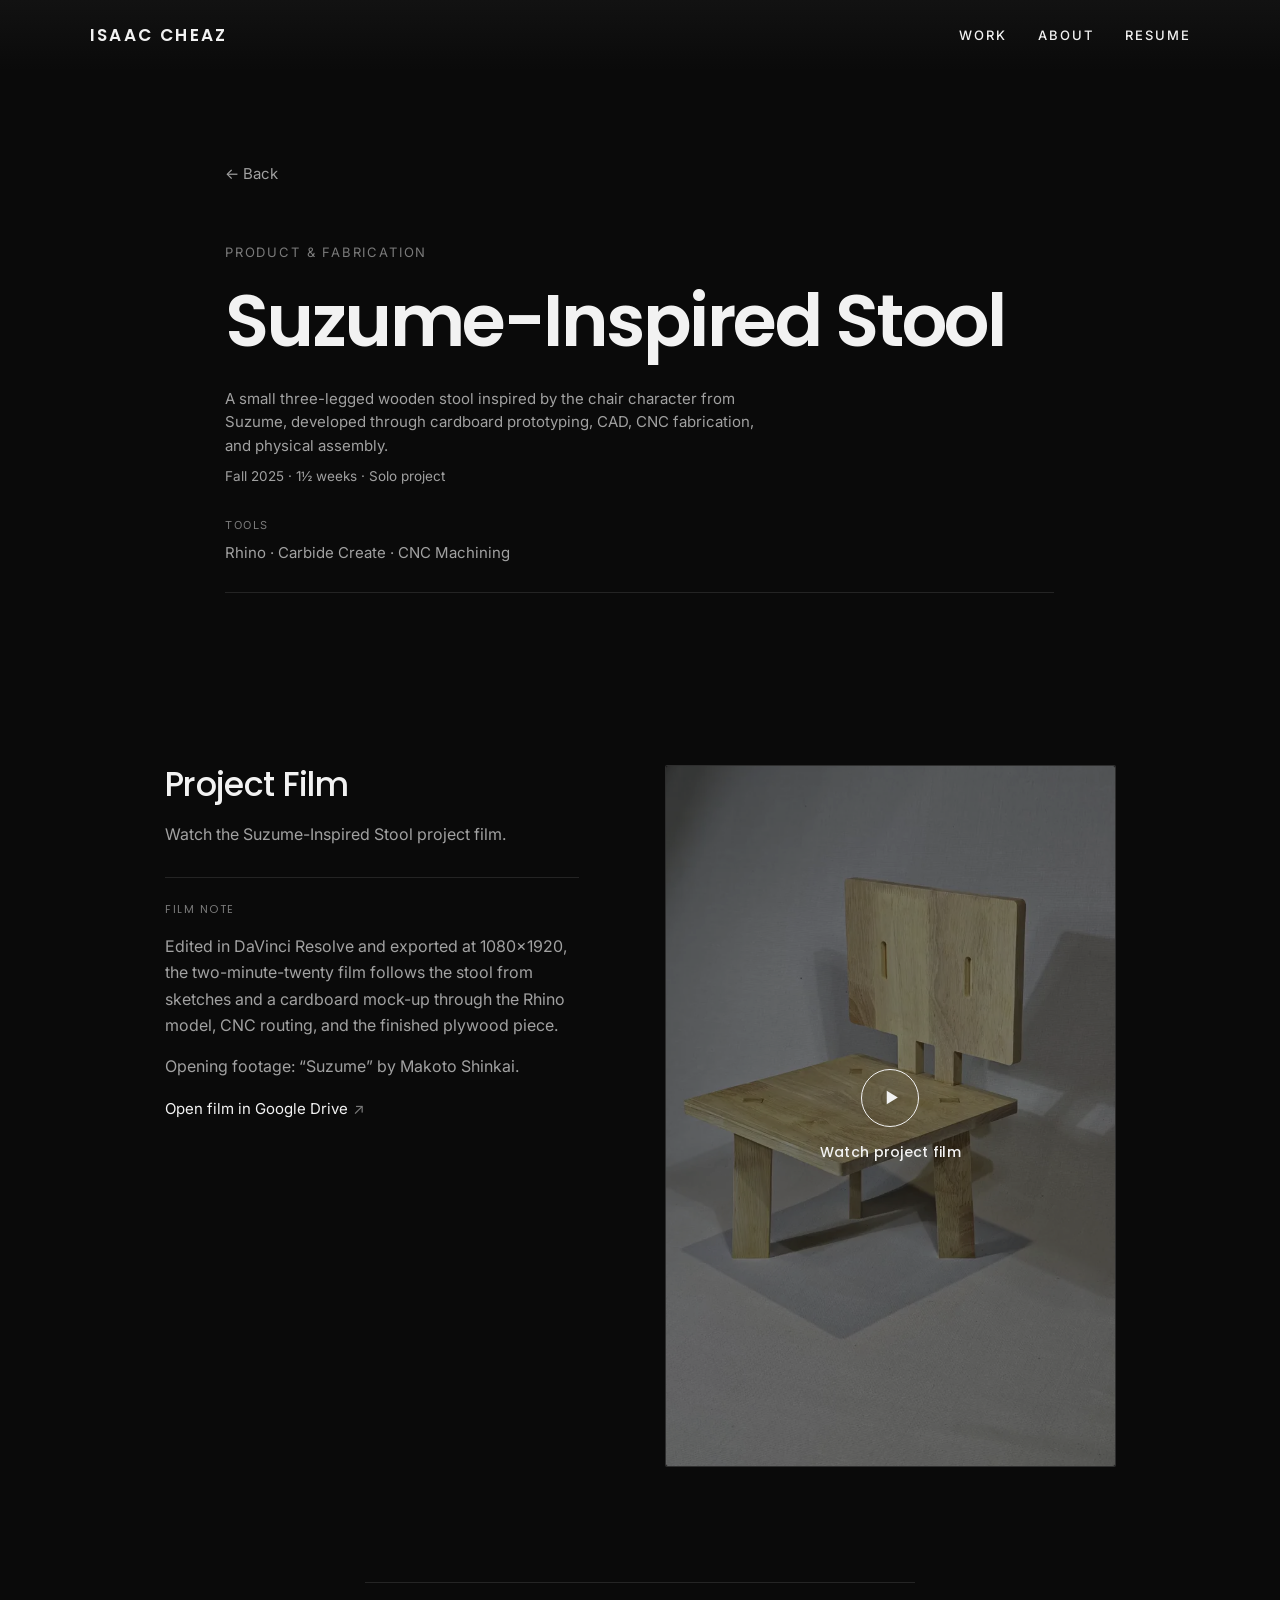
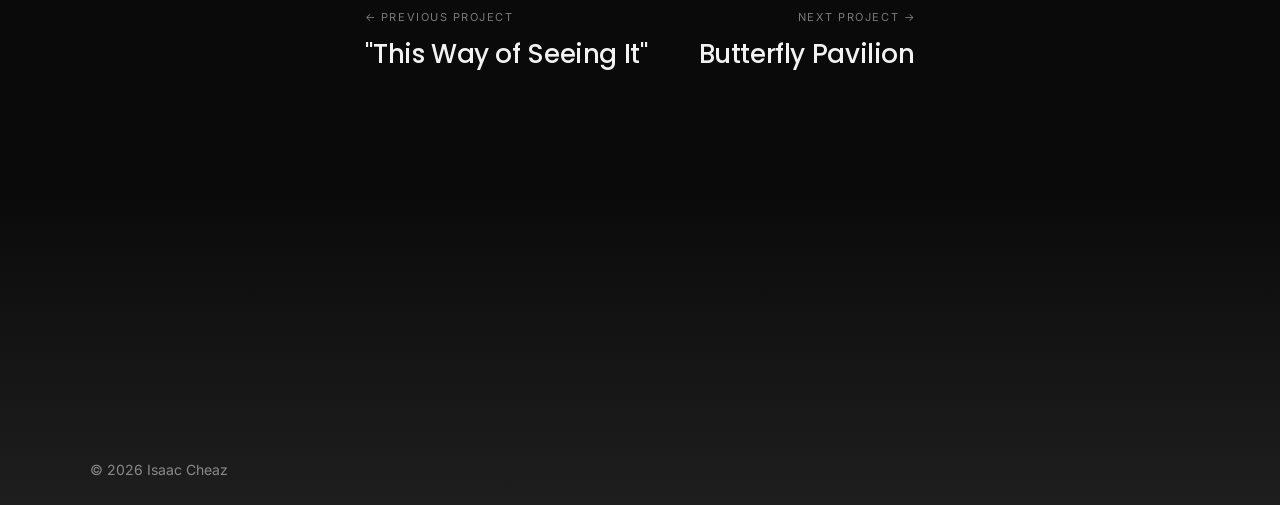
<file: projects/suzume-cnc-stool.html>
<!DOCTYPE html>
<html lang="en">

<head>
    <meta charset="UTF-8">
    <meta name="viewport" content="width=device-width, initial-scale=1.0">

    <title>Suzume-Inspired Stool</title>
    <meta name="description"
        content="A three-legged wooden stool inspired by the chair character from Suzume, developed through cardboard prototyping, CAD and CNC fabrication.">

    <link rel="preconnect" href="https://fonts.googleapis.com">
    <link rel="preconnect" href="https://fonts.gstatic.com" crossorigin>
    <link href="https://fonts.googleapis.com/css2?family=Inter:wght@400;500&family=Poppins:wght@500;600&display=swap"
        rel="stylesheet">

    <link rel="stylesheet" href="../style.css">
    <link rel="stylesheet" href="project.css">
</head>

<body>

    <header class="navbar">
        <a href="../index.html" class="logo" data-cursor-label="Home">Isaac Cheaz</a>

        <nav class="nav-links" aria-label="Primary">
            <a href="../index.html#work">Work</a>
            <a href="../index.html#about">About</a>
            <a href="https://docs.google.com/document/d/11qATXeMCFB1Io2WauJywyM81skCrmu7SGtFiiL8NM3w/view"
                class="nav-resume" target="_blank" rel="noopener noreferrer"
                aria-label="Resume preview, opens in a new tab">Resume</a>
        </nav>
    </header>

    <main id="top" class="project-page" data-project="suzume-cnc-stool">

        <a href="../index.html#work" class="back-link">← Back</a>

        <p class="project-label" data-reveal>Product &amp; Fabrication</p>

        <h1 data-reveal>Suzume-Inspired Stool</h1>

        <p class="project-summary" data-reveal>
            A small three-legged wooden stool inspired by the chair character from Suzume,
            developed through cardboard prototyping, CAD, CNC fabrication, and physical assembly.
        </p>

        <p class="project-context" data-reveal>
            <span>Fall 2025</span>
            <span>1½ weeks</span>
            <span>Solo project</span>
        </p>

        <!-- A row is left out rather than filled with a guess. -->
        <dl class="project-meta" data-reveal>
            <div class="project-meta-row">
                <dt>Tools</dt>
                <dd>Rhino · Carbide Create · CNC Machining</dd>
            </div>
        </dl>

        <!-- Media comes from media.js; nothing renders until it has an entry. -->
        <div data-media-slot></div>

        <!--
          Previous and next in the homepage's own order, wrapping at both ends.
          Two sibling links, not one wrapping both: a single link would send a
          press anywhere in the row to the same project.
        -->
        <nav class="project-nav" aria-label="More work">
            <a class="project-nav-link is-prev" href="museum-npc.html" data-cursor-label="Previous">
                <span class="project-nav-label">
                    <span class="project-nav-arrow" aria-hidden="true">←</span> Previous project
                </span>
                <span class="project-nav-title">"This Way of Seeing It"</span>
            </a>
            <a class="project-nav-link is-next" href="butterfly-pavilion.html" data-cursor-label="Next">
                <span class="project-nav-label">
                    Next project <span class="project-nav-arrow" aria-hidden="true">→</span>
                </span>
                <span class="project-nav-title">Butterfly Pavilion</span>
            </a>
        </nav>

    </main>

    <!--
      The same block on every page. It carries id="contact", which is what
      the hero's "Get in touch" resolves to.

      Markup in each file rather than injected by JavaScript: an address
      nobody can read with JavaScript off is not a contact detail.
    -->
    <footer class="footer" id="contact">
        <div class="footer-grid">

            <div class="footer-contact" data-reveal>
                <p class="footer-invite">want to have a coffee chat?</p>

                <a class="footer-email" href="mailto:icheaz06@gmail.com">ICHEAZ06@GMAIL.COM</a>

                <p class="footer-availability">
                    Internships, collaborations, and conversations about product,
                    industrial, and UX/UI design.
                </p>
            </div>

            <!-- Back to top is the one link here the navbar cannot offer. -->
            <nav class="footer-aside" aria-label="Footer" data-reveal>
                <div class="footer-col">
                    <h3 class="footer-col-label">Elsewhere</h3>
                    <ul>
                        <li><a href="https://www.linkedin.com/in/isaac-cheaz-235302365/" target="_blank"
                                rel="noopener noreferrer">LinkedIn</a></li>
                        <li><a href="https://github.com/isaaccheaz06" target="_blank"
                                rel="noopener noreferrer">GitHub</a></li>
                        <li><a href="https://docs.google.com/document/d/11qATXeMCFB1Io2WauJywyM81skCrmu7SGtFiiL8NM3w/view"
                                target="_blank" rel="noopener noreferrer"
                                aria-label="Resume preview, opens in a new tab">Resume</a></li>
                    </ul>
                </div>

                <a class="footer-top-link" href="#top">Back to top</a>
            </nav>

        </div>

        <p class="footer-copy">&copy; 2026 Isaac Cheaz</p>
    </footer>

    <!-- media paths live in media.js; it must load first -->
    <script src="../media.js"></script>
    <script src="../js/project.js"></script>
    <script src="../js/site.js"></script>
</body>

</html>
</file>
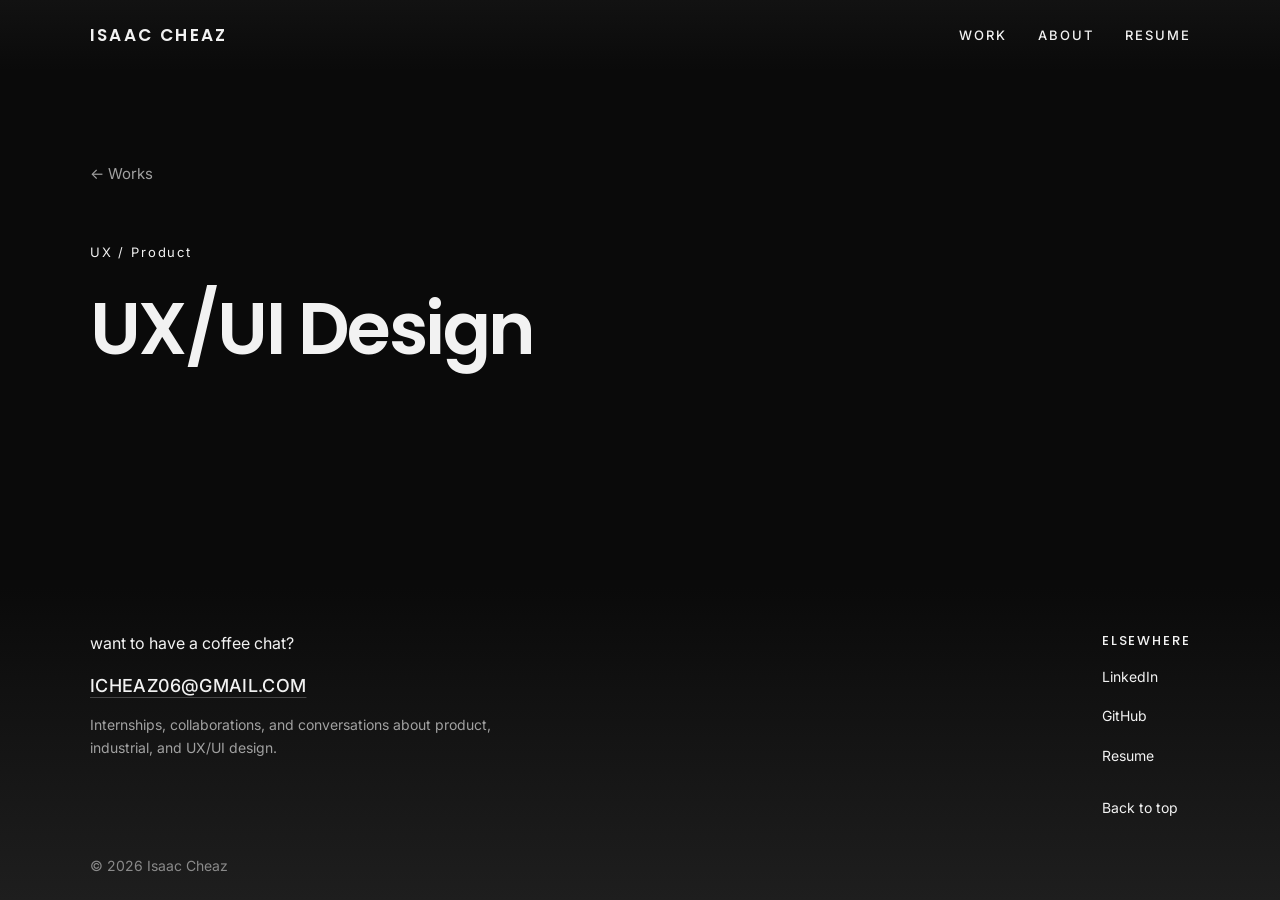
<file: projects/ux-product.html>
<!DOCTYPE html>
<html lang="en">

<head>
    <meta charset="UTF-8">
    <meta name="viewport" content="width=device-width, initial-scale=1.0">

    <title>UX/UI Design</title>
    <meta name="description"
        content="UX and product experience work by Isaac Cheaz: research, auditing and rebuilding interfaces.">

    <link rel="preconnect" href="https://fonts.googleapis.com">
    <link rel="preconnect" href="https://fonts.gstatic.com" crossorigin>
    <link href="https://fonts.googleapis.com/css2?family=Inter:wght@400;500&family=Poppins:wght@500;600&display=swap"
        rel="stylesheet">

    <link rel="stylesheet" href="../style.css">
    <link rel="stylesheet" href="project.css">
</head>

<body>

    <header class="navbar">
        <a href="../index.html" class="logo" data-cursor-label="Home">Isaac Cheaz</a>

        <nav class="nav-links" aria-label="Primary">
            <a href="../index.html#work">Work</a>
            <a href="../index.html#about">About</a>
            <a href="https://docs.google.com/document/d/11qATXeMCFB1Io2WauJywyM81skCrmu7SGtFiiL8NM3w/view"
                class="nav-resume" target="_blank" rel="noopener noreferrer"
                aria-label="Resume preview, opens in a new tab">Resume</a>
        </nav>
    </header>

    <main id="top" class="category-page">

        <a href="../index.html#work" class="back-link">← Works</a>

        <header class="category-head" data-reveal>
            <p class="eyebrow">UX / Product</p>
            <h1 class="category-title">UX/UI Design</h1>
        </header>

    </main>

    <!--
      The same block on every page. It carries id="contact", which is what
      the hero's "Get in touch" resolves to.

      Markup in each file rather than injected by JavaScript: an address
      nobody can read with JavaScript off is not a contact detail.
    -->
    <footer class="footer" id="contact">
        <div class="footer-grid">

            <div class="footer-contact" data-reveal>
                <p class="footer-invite">want to have a coffee chat?</p>

                <a class="footer-email" href="mailto:icheaz06@gmail.com">ICHEAZ06@GMAIL.COM</a>

                <p class="footer-availability">
                    Internships, collaborations, and conversations about product,
                    industrial, and UX/UI design.
                </p>
            </div>

            <!-- Back to top is the one link here the navbar cannot offer. -->
            <nav class="footer-aside" aria-label="Footer" data-reveal>
                <div class="footer-col">
                    <h3 class="footer-col-label">Elsewhere</h3>
                    <ul>
                        <li><a href="https://www.linkedin.com/in/isaac-cheaz-235302365/" target="_blank"
                                rel="noopener noreferrer">LinkedIn</a></li>
                        <li><a href="https://github.com/isaaccheaz06" target="_blank"
                                rel="noopener noreferrer">GitHub</a></li>
                        <li><a href="https://docs.google.com/document/d/11qATXeMCFB1Io2WauJywyM81skCrmu7SGtFiiL8NM3w/view"
                                target="_blank" rel="noopener noreferrer"
                                aria-label="Resume preview, opens in a new tab">Resume</a></li>
                    </ul>
                </div>

                <a class="footer-top-link" href="#top">Back to top</a>
            </nav>

        </div>

        <p class="footer-copy">&copy; 2026 Isaac Cheaz</p>
    </footer>

    <script src="../js/site.js"></script>
</body>

</html>
</file>
<file: style.css>
/* Design tokens */

:root {
    --bg: #0a0a0a;
    --surface: #141414;

    /*
     * THE CHROME. One value for the navbar and the footer, defined once here
     * rather than typed slightly differently into two rules.
     */
    --chrome-bg: #121212;

    /*
     * The chrome does not end on a line. The navbar starts at that charcoal and
     * fades into the page underneath it, and the footer rises back out of the
     * page into the same charcoal — the two colours above, declared once here
     * rather than written into both rules.
     */
    --chrome-fade-down: linear-gradient(to bottom, var(--chrome-bg), var(--bg));

    /*
     * The foot of the page, one step above the chrome grey. The footer is the
     * other end of the header's idea but it is a destination rather than a lid,
     * so it does not merely return to the chrome: it starts at the page's own
     * black, passes through that grey about a third of the way down and finishes
     * here, which is what makes the block read as somewhere you have arrived.
     */
    --chrome-deep: #1e1e1e;
    --footer-fade: linear-gradient(180deg,
            var(--bg) 0%,
            var(--chrome-bg) 38%,
            var(--chrome-deep) 100%);

    --text: #f2f2f2;
    --muted: #a1a1a1;
    --faint: #7a7a7a;
    /*
     * --faint is tuned against --bg and clears WCAG AA there (4.61:1), but drops
     * to 4.29:1 on the lighter --surface used by cards.
     */
    --faint-on-surface: #8a8a8a;
    --border: rgba(255, 255, 255, 0.11);
    --border-strong: rgba(255, 255, 255, 0.22);

    /*
     * The veil over a card that has a picture. Measured rather than picked:
     * against the brightest place text lands in the one real card image (p98
     * rgb(202,196,187) — it is a bright photograph, not a dark one) 0.55 puts
     * --text at 5.78:1 and 0.64 at 7.52:1.
     */
    --card-veil: rgba(10, 10, 10, 0.55);
    --card-veil-hover: rgba(10, 10, 10, 0.64);

    /*
     * The card greys do not survive a photograph. Over the veiled image
     * --faint-on-surface measures 1.87:1 and --muted 2.50:1, and no honest
     * overlay rescues either.
     */
    --on-card-media: #dcdcdc;

    --font-display: "Poppins", "Segoe UI", Arial, sans-serif;
    --font-body: "Inter", "Segoe UI", Arial, sans-serif;

    --gutter: 7vw;
    --ease: cubic-bezier(0.22, 1, 0.36, 1);
    /*
     * Fallback for the instant before js/site.js measures the real sticky navbar,
     * and the value that stands permanently if JavaScript is off.
     */
    --navbar-height: 71px;
    /* easeOutBack — a slight overshoot, used where something should feel
       physically nudged (the magnetic letters) rather than just eased in */
    --ease-spring: cubic-bezier(0.34, 1.56, 0.64, 1);
}

/* Reset */

* {
    box-sizing: border-box;
    margin: 0;
    padding: 0;
}



/* Scroll reveal */

/*
 * WHICH EDGE IT IS ARRIVING OVER. One signed length, and the only thing that
 * varies between the two directions.
 */
.js-reveal [data-reveal] {
    --reveal-offset: var(--reveal-rise, 24px);
}

.js-reveal [data-reveal].is-from-above {
    --reveal-offset: calc(-1 * var(--reveal-drop, 20px));
}

.js-reveal [data-reveal]:not(.feature) {
    opacity: 0;
    /* the offsets are variables so a phone can be given shorter ones without
       restating the rule */
    transform: translateY(var(--reveal-offset)) scale(0.985);
    transition:
        opacity 700ms var(--ease),
        transform 700ms var(--ease);
    transition-delay: var(--reveal-delay, 0ms);
    will-change: opacity, transform;
}

.js-reveal [data-reveal]:not(.feature).is-revealed {
    opacity: 1;
    transform: none;
}

.js-reveal [data-reveal].is-settled {
    will-change: auto;
}

/* GOING BACK TO HIDDEN IS NOT AN ANIMATION. */
.js-reveal [data-reveal].is-resetting {
    transition: none;
}

/*
 * Less travel on a phone, where the same 24px is a larger share of the screen
 * and the whole page is scrolled faster.
 */
@media (max-width: 700px) {
    .js-reveal [data-reveal] {
        --reveal-drop: 12px;
        --reveal-rise: 14px;
    }
}

/*
 * Reduced motion: everything present, nothing moving. js/site.js also declines to
 * add .js-reveal in that case, so this is the backstop for someone who turns the
 * setting on after the page has loaded — the elements already hidden must not
 * stay hidden.
 */
@media (prefers-reduced-motion: reduce) {

    .js-reveal [data-reveal],
    .js-reveal [data-reveal].is-from-above {
        --reveal-offset: 0px;
    }

    .js-reveal [data-reveal]:not(.feature),
    .js-reveal [data-reveal]:not(.feature).is-revealed {
        opacity: 1;
        transform: none;
        transition: none;
    }
}

html {
    scroll-behavior: smooth;
}

body {
    background-color: var(--bg);
    color: var(--text);
    display: flex;
    flex-direction: column;
    font-family: var(--font-body);
    line-height: 1.6;
    min-height: 100vh;
    -webkit-font-smoothing: antialiased;
}

body>main {
    flex: 1 0 auto;
}

::selection {
    background: var(--text);
    color: var(--bg);
}

/* Accessibility utilities */

/* Text for screen readers only. */
.visually-hidden {
    border: 0;
    clip-path: inset(50%);
    height: 1px;
    overflow: hidden;
    padding: 0;
    position: absolute;
    white-space: nowrap;
    width: 1px;
}

/* Navbar */

/* NO BOTTOM BORDER. */
.navbar {
    align-items: center;
    /*
     * Solid, not a translucent blur layer. Over a flat near-black page the blur
     * resolved to almost nothing visually while still forcing a compositing
     * layer on every scroll frame — cost with no payoff.
     */
    background-color: var(--chrome-bg);
    /*
     * ...and it does not stop dead either: the charcoal above fades to the page
     * colour by the header's own bottom edge, so there is no rectangle sitting
     * on top of the hero. The colour underneath stays as the fallback.
     */
    background-image: var(--chrome-fade-down);
    display: flex;
    justify-content: space-between;
    padding: 22px var(--gutter);
    position: sticky;
    top: 0;
    transition: transform 0.45s var(--ease);
    will-change: transform;
    z-index: 100;
}

.navbar-hidden {
    transform: translateY(-100%);
}

/*
 * ONE TREATMENT FOR EVERY LABEL IN THE HEADER: uppercase, the page's own white,
 * and tracking wide enough to keep capitals legible without spacing them out
 * like the section labels. The name keeps its own size and weight, so the header
 * is exactly as tall as it was.
 */
.logo {
    color: var(--text);
    /* the name is one unit: it never breaks over two lines, and it is never the
       thing that gives way when the header runs short of room */
    flex-shrink: 0;
    font-family: var(--font-display);
    font-size: 17px;
    font-weight: 600;
    letter-spacing: 0.14em;
    text-decoration: none;
    text-transform: uppercase;
    white-space: nowrap;
}

.nav-links {
    display: flex;
    gap: 32px;
}

.nav-links a,
.nav-resume {
    color: var(--text);
    font-size: 13px;
    font-weight: 500;
    letter-spacing: 0.14em;
    text-decoration: none;
    text-transform: uppercase;
    transition: opacity 0.35s ease;
    white-space: nowrap;
}

/*
 * The links are already the brightest white on the page, so hover steps down
 * instead of up. Opacity rather than a second grey: one value, and it cannot
 * land on a colour that fails against the chrome.
 */
.nav-links a:hover,
.nav-resume:hover {
    opacity: 0.62;
}

/*
 * A LABEL, NOT A GREY ONE. It reads as secondary because it is 13px and widely
 * tracked against a 74px headline, not because it has been dimmed.
 */
.eyebrow {
    color: var(--text);
    font-size: 13px;
    letter-spacing: 0.14em;
    margin-bottom: 28px;
    /* text-transform: uppercase; */
}

@keyframes typewriter-blink {

    0%,
    50% {
        opacity: 1;
    }

    50.01%,
    100% {
        opacity: 0;
    }
}

@keyframes reveal-line {
    from {
        opacity: 0;
        transform: translateY(100%);
    }

    to {
        opacity: 1;
        transform: translateY(0);
    }
}

/*
 * TWO OFFSETS, ONE TRANSFORM. A letter is moved by two independent things: the
 * pointer passing near it, and the wave that crosses the sentence on its own
 * every fifteen seconds.
 */
@property --letter-lift {
    inherits: false;
    initial-value: 0px;
    syntax: "<length>";
}

@property --letter-wave {
    inherits: false;
    initial-value: 0px;
    syntax: "<length>";
}

/*
 * One pulse per letter: up briskly, home slowly. The 18% split puts the rise at
 * about 125ms and the settle at about 575ms, so the letter leaves quickly enough
 * to read as a jump and returns slowly enough to read as weight. --wave-delay is
 * written once per letter when the title is split, and accumulates across all
 * three lines, so the sweep crosses the line breaks as one continuous movement
 * instead of restarting on each.
 */
@keyframes letter-wave {
    0% {
        --letter-wave: 0px;
        animation-timing-function: var(--ease);
    }

    /*
     * --ease on the way home rather than --ease-spring. The spring curve
     * overshoots by design (its third control point is past 1), which on a
     * return to zero means dipping below the baseline before settling — a
     * bounce, on a motion that is supposed to end.
     */
    18% {
        --letter-wave: -12px;
        animation-timing-function: var(--ease);
    }

    100% {
        --letter-wave: 0px;
    }
}

/*
 * Two offsets again, and the same reasoning as the title's letters: the hover
 * lift and the idle bob are different intentions on the same axis, so each gets
 * its own property and this rule is the only place they meet.
 */
@property --lift-y {
    inherits: false;
    initial-value: 0px;
    syntax: "<length>";
}

@property --bob-y {
    inherits: false;
    initial-value: 0px;
    syntax: "<length>";
}

/*
 * Hovering, not bobbing. Two keyframes and `alternate`, so the button eases up
 * over 1.6s and eases back down over the next — a 3.2s round trip with no pause
 * and no repeated landing. ease-in-out is what makes it read as floating rather
 * than as motion: it is slowest at both extremes, which is where a hovering
 * object spends its time.
 */
@keyframes hero-float {
    from {
        --bob-y: 0px;
    }

    to {
        --bob-y: var(--float-rise, -5px);
    }
}

/* Section shell */

.section {
    padding: 110px var(--gutter);
}

/*
 * Sticky-navbar clearance for anchor jumps. Without this, #work/#about/#contact
 * scroll their target's top edge to viewport 0 — directly under the bar — so the
 * heading lands behind it.
 */
main[id],
main [id] {
    scroll-margin-top: var(--navbar-height);
}

.section-head {
    align-items: baseline;
    border-top: 1px solid var(--border);
    display: flex;
    flex-wrap: wrap;
    gap: 16px 40px;
    justify-content: space-between;
    padding-top: 22px;
}

.section-title {
    font-family: var(--font-display);
    font-size: 14px;
    font-weight: 500;
    letter-spacing: 0.14em;
    text-transform: uppercase;
}

.section-note {
    color: var(--faint);
    font-size: 14px;
    max-width: 42ch;
}

/* Custom cursor message */

/* Two elements, because they answer to two different clocks. */
.card-cursor {
    left: 0;
    pointer-events: none;
    position: fixed;
    top: 0;
    z-index: 200;
}

.card-cursor-box {
    /*
     * The page's own palette rather than an inversion of it: --text on a veiled
     * --bg, which is the same pairing the cards use, at the size of a caption
     * rather than a button. 0.62 is the one number here that was chosen by
     * measurement instead of taste, because this box floats over photographs and
     * has to hold at both ends of them.
     */
    background-color: rgba(10, 10, 10, 0.62);
    border: 1px solid var(--border-strong);
    border-radius: 4px;
    color: var(--text);
    display: block;
    font-family: var(--font-display);
    font-size: 10.5px;
    font-weight: 600;
    letter-spacing: 0.12em;
    line-height: 1.4;
    opacity: 0;
    padding: 7px 10px;
    /*
     * No text-transform: each data-cursor-label carries its own casing, so
     * VIEW and IN PROGRESS stay caps because they are written that way and
     * the navbar's Home reads as a word.
     */
    /*
     * The box hangs from its own top-left corner and the parent carries the
     * offset, so the system pointer is never underneath it — the arrow stays the
     * arrow and this reads as a label attached to it.
     */
    transform: scale(0.86);
    transition: opacity 0.18s ease, transform 0.18s var(--ease);
    white-space: nowrap;
}

.card-cursor.is-visible .card-cursor-box {
    opacity: 1;
    transform: scale(1);
}

/* Footer */

/* One footer on every page, and the only contact block on the site. */
.footer {
    /* the colour underneath is the gradient's own last stop, so nothing can show
       as a strip below it */
    background-color: var(--chrome-deep);
    background-image: var(--footer-fade);
    color: var(--faint-on-surface);
    padding: clamp(36px, 3.4vw, 52px) var(--gutter) clamp(22px, 1.8vw, 28px);
    scroll-margin-top: var(--navbar-height);
}

/*
 * Invitation left, links right, both hanging from the same line. auto for the
 * second track rather than a fraction.
 */
.footer-grid {
    align-items: start;
    column-gap: clamp(32px, 4vw, 64px);
    display: grid;
    grid-template-columns: minmax(0, 1fr) auto;
    row-gap: clamp(28px, 2.8vw, 36px);
}

/* NOT A HEADING. A line of text that happens to be an invitation. */
.footer-invite {
    color: var(--text);
    font-family: var(--font-body);
    font-size: clamp(16px, 1.25vw, 18px);
}

/*
 * The one thing here worth pressing, so it is the only line at full --text
 * strength below the invitation and is set well above the link column.
 */
.footer-email {
    color: var(--text);
    display: inline-block;
    font-family: var(--font-body);
    /*
     * A sixth smaller than it was, and still a step above the invitation at
     * every width — 20 against 18 at 1440, 17 against 16 below 1280.
     */
    font-size: clamp(17px, 1.4vw, 20px);
    font-weight: 500;
    /* caps want a little air; -0.015em was a mixed-case figure */
    letter-spacing: 0.02em;
    /*
     * 1.25, not the 1.6 it inherited from body. There are no ascenders or
     * descenders in an address set in capitals except the tail of the @, so the
     * line box can close right up on the type.
     */
    line-height: 1.25;
    margin-top: clamp(14px, 1.4vw, 20px);
    overflow-wrap: anywhere;
    text-decoration: underline;
    text-decoration-color: var(--border-strong);
    text-decoration-thickness: 1px;
    text-underline-offset: 0.3em;
    transition:
        text-decoration-color 0.2s ease,
        text-decoration-thickness 0.2s ease;
}

.footer-email:hover,
.footer-email:focus-visible {
    text-decoration-color: var(--text);
    text-decoration-thickness: 2px;
}

/* 14px and 1.6, against the address's 24. */
.footer-availability {
    color: var(--muted);
    font-size: 14px;
    line-height: 1.6;
    margin-top: clamp(12px, 1.2vw, 16px);
    max-width: 46ch;
    text-wrap: pretty;
}

/*
 * The right-hand column: three destinations and one utility link under them.
 * start rather than stretch so both hang from the left edge of the track and
 * Back to top lines up under LinkedIn, which is the alignment that makes the two
 * read as one column rather than as a list and a stray.
 */
.footer-aside {
    display: grid;
    justify-items: start;
    row-gap: clamp(22px, 2.2vw, 28px);
}

/* Held at 13px. */
.footer-col-label {
    color: var(--text);
    font-family: var(--font-display);
    font-size: 13px;
    font-weight: 500;
    letter-spacing: 0.14em;
    margin-bottom: 12px;
    text-transform: uppercase;
}

.footer-col ul {
    display: grid;
    list-style: none;
    row-gap: 14px;
}

/*
 * 14px, matching the supporting sentence. Secondary by construction: the address
 * above them is 24px and carries an underline, so nothing here competes with it.
 * --muted holds 7.25:1 on the chrome grey at this size.
 */
.footer-col a,
.footer-top-link,
.footer-copy {
    font-size: 14px;
}

/*
 * A 40px touch target on a 22px line: the padding is vertical only and the
 * negative margin hands the space back to the layout, so the list occupies what
 * a 14px-gapped list of 14px type occupies and behaves like something built for
 * a thumb.
 */
.footer-col a,
.footer-top-link {
    color: var(--text);
    display: inline-block;
    margin-block: -9px;
    padding-block: 9px;
    text-decoration: none;
    transition: transform 0.3s var(--ease);
}

/*
 * The links no longer have a grey to come up out of, so the step is the one that
 * was always there underneath it: five pixels to the right, towards where the
 * link goes.
 */
.footer-col a:hover,
.footer-top-link:hover {
    transform: translateX(5px);
}

/* No rule above it: the footer's border-top is the block's one boundary. */
.footer-copy {
    color: var(--faint-on-surface);
    margin-top: clamp(28px, 2.8vw, 36px);
}

.footer a:focus-visible {
    color: var(--text);
    outline: 2px solid var(--text);
    outline-offset: 4px;
}


/* Responsive and reduced motion */
/*
 * Stacked below 900px, in the order the brief asks for: invitation, email,
 * availability, Elsewhere, Back to top, copyright.
 */
@media (max-width: 900px) {
    .footer-grid {
        grid-template-columns: minmax(0, 1fr);
    }
}

/* No phone rule for the invitation any more. */

@media (prefers-reduced-motion: reduce) {

    .footer-col a:hover,
    .footer-top-link:hover {
        transform: none;
    }
}

@media (max-width: 900px) {
    :root {
        --gutter: 6vw;
    }

}

@media (max-width: 620px) {

    /*
     * One row for as long as it fits. The 16px between the name and the links is
     * a gap of its own rather than whatever space-between has left over, so it
     * cannot close up when the row runs short — and if the row does run out,
     * wrap sends the links down under the name instead of clipping anything.
     */
    .navbar {
        flex-wrap: wrap;
        gap: 10px 16px;
        padding-inline: 5vw;
    }

    .logo {
        font-size: 14px;
    }

    .nav-links {
        flex-wrap: wrap;
        gap: 14px;
    }

    .nav-links a,
    .nav-resume {
        font-size: 11px;
    }

    .section {
        padding-block: 80px;
    }
}

/*
 * Five uppercase, tracked labels across a phone, none of which may break. Each
 * step takes the room out of the tracking and the gaps before it touches the
 * type, and each is sized to hold one row at the narrowest width it covers with
 * a few pixels to spare, because a phone's own font rendering is not ours.
 */
@media (max-width: 480px) {
    .logo {
        font-size: 13px;
        letter-spacing: 0.1em;
    }

    .nav-links {
        gap: 12px;
    }

    .nav-links a,
    .nav-resume {
        font-size: 10.5px;
        letter-spacing: 0.1em;
    }
}

/* 375: the same type, set closer */
@media (max-width: 389px) {
    .logo,
    .nav-links a,
    .nav-resume {
        letter-spacing: 0.08em;
    }

    .nav-links {
        gap: 10px;
    }
}

/* 360: half a pixel off the type as well */
@media (max-width: 374px) {
    .logo {
        font-size: 12.5px;
    }

    .nav-links {
        gap: 9px;
    }

    .nav-links a,
    .nav-resume {
        font-size: 10px;
    }
}

/*
 * THE COMPACT HEADER. Under 360 the name and all four homepage links cannot share
 * a row at a size worth reading, so this step stops shrinking them. The type goes
 * back to its 480 sizes, which is more than that row can hold, and the wrap set
 * at 620 puts the links on a line of their own under the name. A page with fewer
 * links, which still fits, keeps its one row.
 */
@media (max-width: 359px) {
    .logo {
        font-size: 13px;
        letter-spacing: 0.1em;
    }

    .nav-links {
        gap: 14px;
    }

    .nav-links a,
    .nav-resume {
        font-size: 10.5px;
        letter-spacing: 0.1em;
    }
}

@media (prefers-reduced-motion: reduce) {

    html {
        scroll-behavior: auto;
    }

    * {
        animation-duration: 0.01ms !important;
        transition-duration: 0.01ms !important;
    }
}
</file>
<file: home.css>
/*
 * Homepage-only styling. Loaded after style.css, which carries the tokens,
 * the reset, the navbar, the cursor label, the footer and the section
 * shell that every page shares.
 */

/*
 * The cards are the one exception, because they compose their own transform (see
 * .feature) out of the same two variables the generic rule animates.
 */
.js-reveal .feature[data-reveal] {
    --reveal-scale: 0.985;
    --reveal-y: var(--reveal-offset);
    opacity: 0;
    transition:
        opacity 700ms var(--ease),
        transform 700ms var(--ease);
}

.js-reveal .feature[data-reveal].is-revealed {
    --reveal-scale: 1;
    --reveal-y: 0px;
    opacity: 1;
}

.js-reveal .feature[data-reveal].is-settled {
    transition: transform 0.5s var(--ease), opacity 0.4s ease;
}

.js-reveal .feature[data-reveal].is-resetting {
    transition: none;
}

@media (prefers-reduced-motion: reduce) {

    .js-reveal .feature[data-reveal],
    .js-reveal .feature[data-reveal].is-revealed {
        --reveal-scale: 1;
        --reveal-y: 0px;
        opacity: 1;
        transition: none;
    }
}

/* Homepage hero */

/*
 * A CENTRED COMPOSITION, not one set against the left gutter. One measure,
 * shared by the greeting, the headline and the buttons, puts all three in the
 * same column: the headline and the buttons centre their own content inside it,
 * and the greeting starts at that column's left edge rather than at the page
 * gutter, which is what keeps it deliberately off-centre. The headline is one
 * sentence the browser breaks itself, so the measure is what decides where: at the
 * 74px ceiling its longest three-line break is 897px, so 920px is what keeps it to
 * three lines. Under about 1070px the measure is simply the content width, so the
 * hero keeps the gutters it had and the sentence takes the lines it needs.
 */
.hero {
    --hero-measure: min(100%, 920px);

    /*
     * WHERE THE GREETING STARTS: not at the edge of the measure, but where the
     * headline's last line does. That line is the longest of the three and runs
     * 897px at the 74px ceiling, so it begins half of whatever slack is left
     * inside the measure. max() pins the indent to nothing as soon as the
     * measure is too narrow to hold that line — which is the same width at which
     * the headline stops being three lines and the indent would mean nothing.
     */
    --greeting-indent: max(0px, calc((var(--hero-measure) - 897px) / 2));

    align-items: center;
    display: flex;
    flex-direction: column;
    justify-content: center;
    min-height: 86vh;
    overflow: hidden;
    padding: 90px var(--gutter) 120px;
    position: relative;
}

.hero>.eyebrow,
.hero>.hero-title,
.hero>.hero-actions {
    width: var(--hero-measure);
}

.hero>.eyebrow {
    padding-left: var(--greeting-indent);
}

/*
 * THE TYPING LINE A grid of one cell with two things in it. The sizer carries
 * the longest phrase and is hidden with `visibility`, not `display: none` — it
 * still takes part in layout, so the cell is permanently the width and height of
 * the longest state and the line below never reflows as characters arrive.
 */
.typewriter {
    /*
     * The caret's own footprint, shared by the rule that draws it and the sizer
     * that has to leave room for it.
     */
    --caret-gap: 2px;
    --caret-width: 1px;

    display: inline-grid;
}

.typewriter-sizer,
.typewriter-line {
    grid-area: 1 / 1;
}

.typewriter-sizer {
    padding-right: calc(var(--caret-gap) + var(--caret-width));
    visibility: hidden;
}

/*
 * pre-wrap, so a phrase that ends mid-word keeps the space it has just typed
 * instead of having it collapsed away and the caret jumping back a character.
 */
.typewriter-line {
    white-space: pre-wrap;
}

/*
 * A rule, not a block. 1px at the line's own height, sitting on the text colour
 * rather than the muted one so it stays legible against copy that is already
 * faint.
 */
.typewriter-caret {
    animation: typewriter-blink 1s steps(1, end) infinite;
    background-color: var(--muted);
    display: inline-block;
    height: 1em;
    margin-left: var(--caret-gap);
    vertical-align: -0.15em;
    width: var(--caret-width);
}

/*
 * Reduced motion gets the whole sentence at once and a caret that does not
 * blink. js/home.js writes the text; this stops the animation, and does it here
 * rather than in JS so it holds even if the script never runs.
 */
@media (prefers-reduced-motion: reduce) {
    .typewriter-caret {
        animation: none;
        opacity: 0;
    }
}

.hero-title {
    font-family: var(--font-display);
    font-size: clamp(52px, 7.4vw, 74px);
    font-weight: 600;
    letter-spacing: -0.035em;
    line-height: 1.02;
    text-align: center;
    text-wrap: balance;
}

/*
 * Mask-reveal on load: the outer span clips, the inner span slides up from below
 * it.
 */
.hero-title .line-mask {
    display: block;
    overflow: hidden;
}

.hero-title .line-inner {
    animation: reveal-line 0.7s var(--ease) both;
    display: block;
}

.hero-description {
    color: var(--muted);
    font-size: clamp(16px, 1.4vw, 19px);
    margin-top: 32px;
    max-width: 46ch;
}

/*
 * Runtime-split into <span class="word"> containing one <span class="letter">
 * per character, by js/home.js (only for elements carrying this class — currently
 * just .hero-title).
 */
.magnetic-text .word {
    display: inline-block;
    /*
     * Without this, shrink-to-fit sizing caps the word's own width at whatever
     * space is left on the line, and since its letters are also atomic
     * inline-blocks they then wrap internally to fit that shrunk box — splitting
     * a single long word onto two lines. nowrap forces the box to size to its
     * full natural width instead, so an overlong word overflows the container
     * edge, matching how plain unsplit text already handles the same case by
     * default.
     */
    white-space: nowrap;
}

.magnetic-text .letter {
    display: inline-block;
    transform: translateY(max(-18px, calc(var(--letter-lift, 0px) + var(--letter-wave, 0px))));
    transition: --letter-lift 0.4s var(--ease-spring);
    will-change: transform;
}

.magnetic-text.is-waving .letter {
    animation: letter-wave 700ms both;
    animation-delay: var(--wave-delay, 0ms);
}

/*
 * Measuring pose. A letter that is currently lifted reports a centre that is up
 * to 15px above where it rests, and a measure taken mid-interaction would cache
 * that.
 */
.magnetic-text.is-measuring .letter {
    animation: none;
    transform: none;
    transition: none;
}

.hero-actions {
    display: flex;
    flex-wrap: wrap;
    gap: 12px;
    justify-content: center;
    margin-top: 44px;
}

.button {
    background-color: var(--text);
    border: 1px solid var(--text);
    border-radius: 999px;
    color: var(--bg);
    display: inline-block;
    font-size: 15px;
    font-weight: 500;
    padding: 14px 28px;
    text-decoration: none;
    transform: translateY(calc(var(--lift-y, 0px) + var(--bob-y, 0px)));
    transition: opacity 0.25s ease, --lift-y 0.25s var(--ease);
}

.button:hover {
    --lift-y: -2px;
    opacity: 0.86;
}

/*
 * A STATIONARY BOX AROUND A MOVING BUTTON. The button floats, which means its
 * hit area floats with it — transforms move what the pointer can touch.
 */
.button-float {
    display: inline-flex;
}

.button.is-floating {
    animation: hero-float 1.6s ease-in-out infinite alternate;
}

/*
 * A control being used does not need to advertise itself. Paused rather than
 * removed, so it holds where it is and eases on from there when the pointer
 * leaves, instead of snapping to the resting position and starting the cycle
 * again.
 */
.button-float:hover .button.is-floating,
.button.is-floating:hover,
.button.is-floating:focus-visible,
.button.is-floating:active {
    animation-play-state: paused;
}

/*
 * Less travel on a small screen, where the button is a larger share of what is
 * on show and 5px of drift reads as instability rather than as air.
 */
@media (max-width: 900px) {
    .button.is-floating {
        --float-rise: -3px;
    }
}

@media (prefers-reduced-motion: reduce) {
    .button.is-floating {
        animation: none;
    }
}

/* Featured work */

/*
 * Two equal columns with one gap between every pair, so the pictures in a row
 * start and end on the same lines. The track set was twelve columns with a
 * six-column span per card, which only existed so cards could be offset against
 * each other; nothing is offset now. The columns sit close, the way plates do on
 * a page; the rows stand well apart, because the gap there has a caption inside
 * it and still has to read as space between two rows rather than as one list.
 */
.featured {
    display: grid;
    gap: clamp(72px, 8vw, 140px) clamp(16px, 1.5vw, 28px);
    grid-template-columns: repeat(2, minmax(0, 1fr));
    margin-top: 48px;
}

/*
 * The whole card is the link. Its children are spans, so the anchor stays valid
 * however the card is laid out. It carries no box of its own: the picture and
 * the caption beneath it sit on the page's own background.
 */
.feature {
    color: var(--text);
    display: flex;
    flex-direction: column;
    text-decoration: none;
    /* THE SCROLL REVEAL, AND NOTHING ELSE. A resting card is not transformed. */
    transform: translateY(var(--reveal-y, 0px)) scale(var(--reveal-scale, 1));
    transition: transform 0.5s var(--ease), opacity 0.4s ease;
    will-change: transform;
}

/*
 * Optional media. Absent by default — the card is typographic and reads as
 * finished with no image, so nothing here reserves empty space until a real file
 * is dropped in. When there is one it is the whole top of the card, at a fixed
 * 4:3, so every picture on the grid is the same shape whatever its file measures.
 */
.feature-media {
    aspect-ratio: 4 / 3;
    /* nearly square: enough to take the pinpoint off the corner, not enough to
       read as a rounded card. The picture and the veil inherit it, so the three
       are clipped to one shape. */
    border-radius: 2px;
    display: block;
    line-height: 0;
    overflow: hidden;
    position: relative;
}

.feature-media img,
.feature-media video {
    border-radius: inherit;
    display: block;
    height: 100%;
    object-fit: cover;
    /*
     * Deliberate, not inherited. cover crops whichever axis is long, and centre
     * is only the right answer when the subject is centred — see the per-project
     * overrides further down.
     */
    object-position: center;
    transition: transform 0.45s var(--ease);
    width: 100%;
}

/*
 * Per-image framing. The default above is centre and a project only needs a line
 * here when its subject is not — but state it either way, so a later re-crop
 * cannot silently move the object out of frame. digital-kintsugi: the card file
 * is 1200x900, exactly the picture box's own 4:3, so cover has nothing to crop
 * and centre is exact. museum-npc is the one file wider than 4:3 (2000x1210) and
 * its scroll hangs in the middle, so the crop it takes off each side is safe.
 */
.feature[data-project="digital-kintsugi"] .feature-media img {
    object-position: 50% 50%;
}

/*
 * The caption, directly under the picture and aligned to its edges. The title is
 * all of it that is permanent: the number and the discipline that used to run
 * above it are gone from the markup, and on a pointer device the tools move onto
 * the picture itself (below).
 */
.feature-body {
    padding-top: 14px;
}

/*
 * Uppercased in CSS, so the names stay written properly in the markup for a
 * screen reader and for anywhere else they are reused, and so the Chinese in
 * museum-npc's title is left exactly as it is written. The tracking is the small
 * positive one uppercase needs to breathe, not the 0.13em the labels beside it
 * carry, and the size sits below the section headings rather than competing.
 */
.feature-title {
    display: block;
    font-family: var(--font-display);
    font-size: clamp(16px, 1.5vw, 20px);
    font-weight: 500;
    letter-spacing: 0.03em;
    line-height: 1.3;
    text-transform: uppercase;
    text-wrap: balance;
}

/*
 * The tools, and where they sit depends on whether this visitor can hover. This
 * is the answer for the one who cannot: a quiet second line under the title,
 * permanently, because a tap has to open the project rather than spend itself
 * revealing something.
 */
.feature-tools {
    color: var(--muted);
    display: block;
    font-size: 13px;
    line-height: 1.55;
    padding-top: 6px;
}

/*
 * And this is the answer for a mouse. The tools lift off the caption onto the
 * foot of the picture, over a wash that deepens to carry them: 8% at rest, which
 * is only there to take the glare off a bright photograph on a black page, and
 * 50% while the card is hovered or focused, which puts --text at about 5.3:1
 * over the brightest place the text lands in these four images. The overlay
 * takes no pointer events, so the card is still one link and one tab stop.
 */
@media (hover: hover) and (pointer: fine) {
    .feature.has-media {
        position: relative;
    }

    .feature-media::after {
        background-color: rgba(10, 10, 10, 0.08);
        border-radius: inherit;
        content: "";
        inset: 0;
        position: absolute;
        transition: background-color 0.25s ease;
    }

    .feature.has-media:hover .feature-media::after,
    .feature.has-media:focus-visible .feature-media::after {
        background-color: rgba(10, 10, 10, 0.5);
    }

    /*
     * Boxed by the same 4:3 the picture carries and pinned to the top of the
     * card, so the overlay lands on the image exactly without anything needing
     * to know how tall the caption beneath it runs.
     */
    .feature.has-media .feature-tools {
        align-items: flex-end;
        aspect-ratio: 4 / 3;
        color: var(--text);
        display: flex;
        left: 0;
        opacity: 0;
        padding: clamp(14px, 1.6vw, 22px);
        pointer-events: none;
        position: absolute;
        top: 0;
        transition: opacity 0.25s ease;
        width: 100%;
    }

    .feature.has-media:hover .feature-tools,
    .feature.has-media:focus-visible .feature-tools {
        opacity: 1;
    }
}

.featured:hover .feature {
    opacity: 0.55;
}

.featured .feature:hover {
    opacity: 1;
}

/*
 * Declared after the hover rules so a keyboard-focused card stays legible even
 * while the pointer is dimming the rest of the grid.
 */
.featured .feature:focus-visible {
    opacity: 1;
    outline: 2px solid var(--text);
    outline-offset: 3px;
}

/*
 * Restrained on purpose: a 1.04 push inside the picture's own box, so nothing
 * around it moves and no neighbour reflows. The sibling dimming above is the
 * other half of the hover, and between them that is enough.
 */
.featured .feature.has-media:hover .feature-media img,
.featured .feature.has-media:hover .feature-media video,
.featured .feature.has-media:focus-visible .feature-media img,
.featured .feature.has-media:focus-visible .feature-media video {
    transform: scale(1.04);
}

/* Areas I'm Exploring */

/*
 * Secondary to the featured cards by construction: text links on a hairline
 * rule, no card, no thumbnail, no button.
 */
/* A LIST, NOT A LINE. */
.disciplines {
    border-top: 1px solid var(--border);
    margin-top: clamp(64px, 8vw, 104px);
    padding-top: clamp(48px, 5vw, 64px);
}

.disciplines-title {
    color: var(--text);
    font-family: var(--font-display);
    font-size: 14px;
    font-weight: 500;
    letter-spacing: 0.14em;
    margin-bottom: clamp(24px, 2.6vw, 32px);
    text-transform: uppercase;
}

/* NO RULE PER ROW. */
.disciplines-list {
    list-style: none;
}

/*
 * THE ROW IS NOT A LINK. These three disciplines are in progress and have
 * nowhere to go yet, so they are divs rather than anchors.
 */
.discipline-row {
    color: var(--text);
    display: block;
    padding-block: clamp(18px, 2vw, 26px);
    text-decoration: none;
}

/*
 * The display face the headings use, at a size that makes these read as
 * destinations. 3.4vw between the bounds, so the type grows with the column
 * rather than stepping at a breakpoint.
 */
.discipline-name {
    /* block, and load-bearing. */
    display: block;
    font-family: var(--font-display);
    font-size: clamp(30px, 3.4vw, 48px);
    font-weight: 500;
    letter-spacing: -0.025em;
    line-height: 1.1;
    /* a long name breaks across lines rather than being squeezed against
       VIEW; balance keeps the two lines close in length */
    text-wrap: balance;
    transition: transform 0.35s var(--ease);
}

/*
 * The name moves, not the row — and with the names set at full strength, this
 * and the cursor label are the whole of the hover. Shifting the anchor would
 * carry the right edge with it and push VIEW past the column; shifting the name
 * alone reads as the row leaning towards where it goes.
 */
.discipline-row:hover .discipline-name {
    transform: translateX(7px);
}

/*
 * Smaller on a phone, and a floor of 24px so "UX & Product Experience" wraps to
 * two comfortable lines rather than four cramped ones.
 */
@media (max-width: 700px) {
    .discipline-name {
        font-size: clamp(24px, 7vw, 30px);
    }
}

@media (prefers-reduced-motion: reduce) {

    .discipline-row:hover .discipline-name {
        transform: none;
    }
}

/* About */

.about-grid {
    display: grid;
    gap: 56px 80px;
    grid-template-columns: 1.1fr 1fr;
    margin-top: 48px;
}

/*
 * SELF-PORTRAIT. .has-portrait is added by js/home.js at the same moment it
 * inserts the figure, and only when media.js actually points at a file.
 */
@media (min-width: 1201px) {
    .about-grid.has-portrait {
        column-gap: 56px;
        grid-template-columns: minmax(0, 1.15fr) minmax(0, 1.35fr) minmax(0, 1fr);
    }

    /*
     * Two rows. Who I am and where I am down the left, what I can do and what
     * I have studied down the right, the photograph spanning both between
     * them. The tracks are unchanged; only the placement is new, and it is
     * what lets source order stay the mobile reading order.
     */
    .about-grid.has-portrait .about-intro {
        grid-column: 1;
        grid-row: 1;
    }

    .about-grid.has-portrait .about-portrait {
        grid-column: 2;
        grid-row: 1 / span 2;
    }

    .about-grid.has-portrait .about-side {
        align-self: start;
        grid-column: 3;
        grid-row: 1 / span 2;
    }

    .about-grid.has-portrait .about-meta {
        grid-column: 1;
        grid-row: 2;
    }

    /*
     * THE PORTRAIT IS THE BOTTOM EDGE.
     *
     * Measured at 1440: the photograph runs 543px from the top of the grid,
     * and the introduction and the capabilities take 284 of it. 32px of row
     * gap rather than 56 leaves 227 for the lower blocks, which is what
     * education and location now occupy — so all three columns finish
     * together instead of the outer two hanging 31px below.
     *
     * Nothing here fixes a height or touches the photograph.
     */
    .about-grid.has-portrait {
        row-gap: 28px;
    }

}

.about-portrait {
    margin: 0;
}

/*
 * 4:5 by default; a `ratio` in the media config writes an inline
 * aspect-ratio that overrides it. object-fit crops an off-ratio file
 * rather than stretching it, so the layout never distorts a face.
 */
.about-portrait img {
    aspect-ratio: 4 / 5;
    display: block;
    height: auto;
    object-fit: cover;
    /*
     * Bottom-anchored, and chosen by looking at the photograph rather than left
     * at centre.
     */
    object-position: 50% 100%;
    width: 100%;
}

.about-lead {
    font-family: var(--font-display);
    font-size: clamp(21px, 2.3vw, 30px);
    font-weight: 500;
    letter-spacing: -0.02em;
    line-height: 1.35;
    text-wrap: pretty;
}

/* Hierarchy by family, size and colour together, not size alone. */
.about-support {
    color: var(--muted);
    font-size: 15px;
    line-height: 1.7;
    margin-top: 20px;
    max-width: 46ch;
    text-wrap: pretty;
}

/*
 * THE RIGHT COLUMN, AS ONE STACK.
 *
 * Capabilities and the coursework used to be two grid items in two rows, so
 * the row the introduction sized (285px against Capabilities' 132) opened a
 * gap of about 145px between them. Wrapped, the column flows on its own and
 * the coursework sits one section gap under Capabilities; whatever height is
 * left over falls below the pair rather than between them.
 */
.about-side {
    display: flex;
    flex-direction: column;
    gap: clamp(40px, 3.4vw, 56px);
}

.about-subhead {
    color: var(--faint);
    font-family: var(--font-display);
    font-size: 13px;
    font-weight: 500;
    letter-spacing: 0.14em;
    text-transform: uppercase;
}

/*
 * Two columns so four short items read as a compact block rather than a long
 * ragged list.
 */
/*
 * No rule per capability. Four hairlines under four short phrases read as a
 * table of four separate facts; the 12px row gap is what keeps each one
 * distinct, and it is half again the 24px the body leading already gives.
 */
.capability-list {
    display: grid;
    gap: 12px 32px;
    grid-template-columns: repeat(2, minmax(0, 1fr));
    list-style: none;
    margin-top: 20px;
}

/* One column in the narrow sidebar. */
@media (min-width: 1201px) {
    .about-grid.has-portrait .capability-list {
        grid-template-columns: minmax(0, 1fr);
    }
}

.capability-list li {
    color: var(--muted);
    font-size: 15px;
}

/*
 * SIX COURSES, TWO COLUMNS, THREE ROWS. Flowed across rather than placed, so the
 * pairing is whatever the markup says: 1-2, 3-4, 5-6.
 */
.coursework-list {
    align-items: start;
    column-gap: 32px;
    display: grid;
    grid-template-columns: repeat(2, minmax(0, 1fr));
    list-style: none;
    margin-top: 18px;
    row-gap: 18px;
}

.coursework-list li {
    color: var(--muted);
    font-size: 14px;
    line-height: 1.5;
    text-wrap: pretty;
}

/*
 * The two blocks under the introduction and under Capabilities. One hairline
 * opens each — 22px of clearance, the figure every .section-head uses — and
 * nothing rules between Education and Location, or between courses.
 */
.about-meta,
.about-study {
    border-top: 1px solid var(--border);
    padding-top: 22px;
}

.about-meta {
    display: grid;
    row-gap: 16px;
}

.about-meta-row {
    display: grid;
    gap: 4px 32px;
    grid-template-columns: 92px 1fr;
}

.about-meta-row dt {
    color: var(--faint);
    font-size: 13px;
    letter-spacing: 0.08em;
    text-transform: uppercase;
}

.about-meta-row dd {
    color: var(--muted);
    font-size: 15px;
}

/*
 * Degree first at the row's own size, school and year under it at the smaller,
 * dimmer setting .location-note uses — so the two lines are read as one entry
 * with a clear primary and secondary, not as two facts of equal weight.
 */
.edu-degree {
    display: block;
}

.edu-school {
    color: var(--faint);
    display: block;
    font-size: 13px;
    letter-spacing: 0.03em;
    margin-top: 3px;
}

/*
 * An outbound link inside the metadata list. Underlined rather than
 * colour-shifted so it is identifiable as a link without a second accent colour
 * entering the palette; the underline is a hairline until hover.
 */
/*
 * The degree only — the school and the year beside it stay plain text. A
 * hairline underline at rest so it is identifiable as a link without an
 * arrow or an icon, and vertical padding that grows the tap target without
 * touching the line box, since padding on an inline box does not.
 */
.meta-link {
    color: var(--muted);
    padding-block: 6px;
    text-decoration: underline;
    text-decoration-color: var(--border-strong);
    text-underline-offset: 4px;
    transition: color 0.25s ease, text-decoration-color 0.25s ease;
}

.meta-link:hover {
    color: var(--text);
    text-decoration-color: var(--text);
}

.meta-link:focus-visible {
    color: var(--text);
    outline: 2px solid var(--text);
    outline-offset: 3px;
}

/* LOCATIONS. */
.location-list {
    display: grid;
    gap: 5px;
    list-style: none;
}

/*
 * Three tracks: city, dash, description. The dash was an ::after on the city
 * with a leading space, so it carried about 4px before it and the grid's own
 * gap after — one column gap now puts the same 8px on both sides. A
 * description that wraps stays in its own track rather than running back
 * under the city.
 */
.location {
    align-items: baseline;
    column-gap: 8px;
    display: grid;
    grid-template-columns: auto auto minmax(0, 1fr);
    row-gap: 2px;
}

.location-sep {
    color: var(--faint);
    transition: color 0.25s ease;
}

.location-city {
    color: var(--muted);
    transition: color 0.25s ease;
}

/*
 * The dash belongs to the pair, not to either half, so it is drawn here rather
 * than typed into three list items. --faint keeps it quieter than the city it
 * follows, which is what stops "Boston — Home" reading as one proper noun.
 */
/*
 * Set in the smaller metadata size so the pairing reads as city-then-gloss at a
 * glance, rather than as two equal columns of place names.
 */
.location-note {
    color: var(--faint);
    font-size: 13px;
    letter-spacing: 0.03em;
    transition: color 0.25s ease;
}

/* NARROW METADATA COLUMN. */
.about-grid.has-portrait .about-meta-row {
    gap: 6px;
    grid-template-columns: minmax(0, 1fr);
}

.location:hover .location-city,
.location:hover .location-sep,
.location:hover .location-note {
    color: var(--text);
}


/* Homepage responsive and reduced motion */

/*
 * Portrait, middle widths. A third track here would leave the capability list
 * about 260px wide and break "Unity / web development" over two lines, so
 * introduction and portrait pair up and the capabilities take the full measure
 * underneath.
 */
@media (min-width: 901px) and (max-width: 1200px) {
    .about-grid.has-portrait {
        column-gap: 64px;
        grid-template-columns: minmax(0, 1.3fr) minmax(0, 1fr);
    }

    /*
     * Two columns, two rows: introduction beside the photograph, then the
     * capabilities-and-coursework stack beside education and location.
     * Auto-placement puts them there in source order, so nothing needs
     * naming; the side column used to span the full width here, which left
     * education stranded on a third row of its own.
     */
}

@media (max-width: 900px) {

    /*
     * The wrapper stops being a box so its two blocks become grid items in
     * their own right, and the coursework moves past education and location
     * to keep the reading order: introduction, portrait, capabilities,
     * education, location, coursework. Nothing is duplicated to do it, and
     * both blocks keep their own box, so both still reveal.
     */
    .about-side {
        display: contents;
    }

    .about-study {
        order: 1;
    }

    .about-grid {
        grid-template-columns: 1fr;
    }

    /*
     * Stated at equal specificity to .about-grid.has-portrait, which would
     * otherwise keep its multi-column tracks inside this breakpoint.
     */
    .about-grid.has-portrait {
        column-gap: 0;
        grid-template-columns: minmax(0, 1fr);
    }

    /*
     * Left-aligned rather than centred, and capped, because a 4:5 crop run to
     * the full width of a phone is close to a full screen of photograph between
     * two blocks of text.
     */
    .about-portrait img {
        max-width: 320px;
    }

    /*
     * Two columns for as long as a picture in one still reads as large, one
     * below that. 300px is about where a 4:3 card stops being a picture and
     * starts being a thumbnail, so that is where the row breaks rather than
     * squeezing a second card in beside it.
     */
    .featured {
        /* the desktop row gap is a desktop measurement: on one column it would
           read as four separate sections rather than one list of four */
        gap: clamp(44px, 7vw, 72px) clamp(16px, 1.5vw, 28px);
        grid-template-columns: repeat(auto-fit, minmax(300px, 1fr));
    }

    /*
     * Dimming the siblings needs a pointer to undim them again. On touch there
     * is no hover-off, so a tapped card can leave the rest stuck faded.
     */
    .featured:hover .feature {
        opacity: 1;
    }
}

/*
 * Same reasoning as .has-portrait above, for the other case where the metadata
 * column gets tight.
 */
@media (max-width: 1000px) {
    .about-meta-row {
        gap: 6px;
        grid-template-columns: minmax(0, 1fr);
    }
}

@media (max-width: 620px) {

    /* 153px tracks at 390px, against labels needing up to 224px */
    .capability-list,
    .coursework-list {
        grid-template-columns: minmax(0, 1fr);
    }

    /*
     * THE WHOLE FIRST SCREEN, AND NO MORE. Everything under the navbar, measured
     * against the small viewport — the screen with the browser's own bars
     * showing — so the work starts exactly at the fold on arrival. Not the
     * dynamic unit: that one resizes as the address bar slides away, which would
     * move everything below the hero in the middle of a scroll. 100vh first, for
     * a browser with no svh; a minimum, so larger text can still take more room.
     */
    .hero {
        min-height: calc(100vh - var(--navbar-height));
        min-height: calc(100svh - var(--navbar-height));
        padding-bottom: 80px;
        padding-top: 60px;
    }

    /*
     * The greeting centres over the headline here, rather than starting where the
     * headline's last line does, and the indent that alignment needs goes with it.
     * text-align reaches both halves of the typing line: the cell sized by the
     * longer phrase centres in the paragraph, and whatever has been typed so far
     * centres inside the cell — so the short phrase sits in the middle on its own
     * account, not at the left of a box built for the long one.
     */
    .hero>.eyebrow {
        padding-left: 0;
        text-align: center;
    }

    .hero-title {
        font-size: clamp(34px, 9.4vw, 52px);
    }

    .hero-actions {
        margin-top: 32px;
    }

    .capability-list {
        grid-template-columns: 1fr;
    }

    .feature-tools {
        padding-top: 20px;
    }
}

/*
 * Narrow phones (320px and similar). The longest single word in the hero cannot
 * wrap — .magnetic-text .word is nowrap by design — so below this width the type
 * has to come down or it overflows the gutter.
 */
@media (max-width: 380px) {
    .hero-title {
        font-size: clamp(28px, 8.6vw, 34px);
    }

    .feature-body {
        padding: 20px;
    }
}

@media (prefers-reduced-motion: reduce) {

    /*
     * Same again for the card picture: collapsing the duration still delivers
     * the scale, just instantly, which is a jump rather than a motion.
     */
    .featured .feature.has-media:hover .feature-media img,
    .featured .feature.has-media:hover .feature-media video,
    .featured .feature.has-media:focus-visible .feature-media img,
    .featured .feature.has-media:focus-visible .feature-media video {
        transform: none;
    }

    /* the veil and the tools still arrive, they just do not fade in */
    .feature-media::after,
    .feature.has-media .feature-tools {
        transition: none;
    }
}
</file>
<file: projects/project.css>
/* Shared stylesheet for every page under /projects. */


/* Shared project chrome */

.back-link {
    color: var(--muted);
    display: inline-block;
    font-size: 15px;
    margin-bottom: 56px;
    text-decoration: none;
    transition: color 0.25s ease;
}

.back-link:hover {
    color: var(--text);
}

.back-link:focus-visible {
    color: var(--text);
    outline: 2px solid var(--text);
    outline-offset: 4px;
}


/* Category pages */

.category-page {
    padding: 90px var(--gutter) 40px;
}

.category-head {
    max-width: 62ch;
}

.category-title {
    font-family: var(--font-display);
    font-size: clamp(38px, 6vw, 72px);
    font-weight: 600;
    letter-spacing: -0.035em;
    line-height: 1.05;
    margin-bottom: 28px;
}

.category-intro {
    color: var(--muted);
    font-size: clamp(17px, 1.6vw, 21px);
    line-height: 1.65;
    max-width: 52ch;
    text-wrap: pretty;
}

.category-tools {
    color: var(--faint);
    font-size: 14px;
    letter-spacing: 0.06em;
    margin-top: 24px;
}

.category-section {
    margin-top: 96px;
}


/* Category pages: project grid */

.project-grid {
    display: grid;
    gap: 28px;
    grid-template-columns: repeat(auto-fill, minmax(300px, 1fr));
    margin-top: 40px;
}

/*
 * The whole card is the link, mirroring .tile-project on the home page: inline
 * children are spans so the anchor stays valid and the hover treatment matches
 * the collage tiles.
 */
.project-card {
    background-color: var(--surface);
    border: 1px solid var(--border);
    border-radius: 4px;
    color: var(--text);
    display: flex;
    flex-direction: column;
    overflow: hidden;
    text-decoration: none;
    transition: border-color 0.3s ease, transform 0.45s var(--ease);
}

.project-card:hover {
    border-color: var(--border-strong);
    transform: translateY(-4px);
}

.project-card:focus-visible {
    border-color: var(--border-strong);
    outline: 2px solid var(--text);
    outline-offset: 3px;
}

/* Card artwork, present only once a real image exists. */
.project-thumb {
    display: block;
    line-height: 0;
    overflow: hidden;
}

.project-thumb img {
    aspect-ratio: 16 / 9;
    display: block;
    height: auto;
    object-fit: cover;
    width: 100%;
}

.project-card-body {
    display: flex;
    flex: 1;
    flex-direction: column;
    padding: 20px 22px 24px;
}

.project-type {
    color: var(--faint-on-surface);
    font-size: 11px;
    letter-spacing: 0.13em;
    text-transform: uppercase;
}

.project-name {
    font-family: var(--font-display);
    font-size: 21px;
    font-weight: 500;
    letter-spacing: -0.015em;
    line-height: 1.25;
    margin-top: 10px;
}

.project-desc {
    color: var(--muted);
    font-size: 15px;
    line-height: 1.6;
    margin-top: 12px;
    text-wrap: pretty;
}

.project-card-tools {
    color: var(--faint-on-surface);
    font-size: 13px;
    margin-top: auto;
    padding-top: 20px;
}


/* Category pages: experiments */

.experiment-list {
    display: grid;
    gap: 0;
    list-style: none;
    margin-top: 40px;
}

.experiment-item {
    align-items: baseline;
    border-top: 1px solid var(--border);
    display: flex;
    flex-wrap: wrap;
    gap: 8px 24px;
    justify-content: space-between;
    padding: 20px 0;
}

.experiment-item:last-child {
    border-bottom: 1px solid var(--border);
}

.experiment-name {
    font-family: var(--font-display);
    font-size: 17px;
    font-weight: 500;
    letter-spacing: -0.01em;
}

.experiment-note {
    color: var(--faint);
    font-size: 13px;
    letter-spacing: 0.06em;
    text-transform: uppercase;
}


/* Category pages: empty state */

.empty-state {
    border: 1px dashed var(--border-strong);
    border-radius: 4px;
    margin-top: 40px;
    padding: 40px;
}

.empty-state-title {
    font-family: var(--font-display);
    font-size: 19px;
    font-weight: 500;
    letter-spacing: -0.01em;
}

.empty-state-text {
    color: var(--muted);
    font-size: 15px;
    line-height: 1.7;
    margin-top: 12px;
    max-width: 56ch;
    text-wrap: pretty;
}

.empty-state-list {
    color: var(--faint);
    columns: 2;
    font-size: 14px;
    gap: 32px;
    list-style: none;
    margin-top: 24px;
}

.empty-state-list li {
    padding: 5px 0;
}

.empty-state-list li::before {
    color: var(--border-strong);
    content: "—";
    margin-right: 10px;
}


/* Project detail foundations */

.project-page {
    margin: 0 auto;
    max-width: 820px;
    padding: 90px var(--gutter);
}

.project-page>.project-label,
.kintsugi-intro-text>.project-label {
    color: var(--faint);
    font-size: 13px;
    letter-spacing: 0.14em;
    margin-bottom: 20px;
    text-transform: uppercase;
}

.project-page>h1,
.kintsugi-intro-text>h1 {
    font-family: var(--font-display);
    font-size: clamp(38px, 6vw, 72px);
    font-weight: 600;
    letter-spacing: -0.035em;
    line-height: 1.05;
    margin-bottom: 28px;
}

/*
     * Two titles that do not fit the shared size, each scoped by its page's own
     * name. Family, weight, colour, tracking and the left edge all still come
     * from the rule above.
     *
     * The column is 820px minus two 7vw gutters, so it gets NARROWER as the
     * window grows -- 667px at 1024 but 551px at 1920. The widest desktop is the
     * tightest case, and both sizes below are set from it.
     */

/*
     * A wider introduction rather than a smaller heading: at the shared 72px the
     * title needs 796px, and the shared measure is only 618px at 1440.
     *
     * Only the introduction moves. The media slot and the navigation keep the
     * 820px measure, so the film frame below still matches the other pages.
     */
.project-page[data-project="suzume-cnc-stool"] {
    /*
     * How far each side reaches. 140px is set by the WIDEST window, not the
     * narrowest: the column shrinks as the viewport grows (618px at 1440, 551px
     * at 1920), and 551 + 280 is what finally clears the 796px the title needs.
     * The second term keeps at least 40px of screen-edge gutter.
     */
    --intro-reach: clamp(0px, calc((100vw - 820px) / 2 - 40px), 140px);
}

/*
     * One starting edge, two measures: the whole introduction moves out to the
     * wider container and every line begins at its left edge; only the title
     * uses the whole width. Reaching the heading out alone read as a second
     * column rather than the top of this one.
     */
.project-page[data-project="suzume-cnc-stool"]>.back-link,
.project-page[data-project="suzume-cnc-stool"]>.project-label,
.project-page[data-project="suzume-cnc-stool"]>h1,
.project-page[data-project="suzume-cnc-stool"]>.project-summary,
.project-page[data-project="suzume-cnc-stool"]>.project-context,
.project-page[data-project="suzume-cnc-stool"]>.project-meta {
    margin-inline: calc(var(--intro-reach) * -1);
}

/*
     * Everything except the title comes back to the ordinary measure. The
     * percentage resolves against the PARENT's content box -- the column as it
     * was before the negative margin widened these -- so it means "as wide as the
     * column would have been", with no second variable to keep in sync.
     *
     * The summary is not listed: its own 60ch cap is narrower still.
     */
.project-page[data-project="suzume-cnc-stool"]>.project-context {
    max-width: 100%;
}

/*
     * Adjacent vertical margins collapse to the larger of the two, so the context
     * line's 10px was being overruled by the summary's 25px. Zeroing it here lets
     * the 10px stand and leaves the other three pages as they were.
     */
.project-page[data-project="suzume-cnc-stool"]>.project-summary {
    margin-bottom: 0;
}

/*
 * The bilingual title, as one heading on two lines. The break does the work the
 * dash used to do, so the dash is gone and the quotation marks stay.
 *
 * A column with a compact gap rather than two blocks: flex-start puts both
 * lines on the same left edge with no indent, and a gap in em stays
 * proportional to the type as it scales, so the pair keeps reading as one
 * title rather than two headings.
 */
.project-page[data-project="museum-npc"]>h1 {
    align-items: flex-start;
    display: flex;
    flex-direction: column;
    font-size: clamp(36px, 5.2vw, 58px);
    gap: 0.1em;
}

/*
 * Smaller, but not so much smaller that it reads as a subtitle. At 0.84em the
 * English is 48.7px where the Chinese is 58, and the phrase measures 10.58x its
 * own size — so it holds one line down to about 480px and wraps below that,
 * between words, which is what it should do rather than shrink further.
 */
.project-page[data-project="museum-npc"] .project-title-en {
    font-size: 0.84em;
    letter-spacing: -0.03em;
}

.project-summary {
    color: var(--muted);
    font-size: clamp(14px, 1.65vw, 15px);
    line-height: 1.55;
    /* .project-meta carries the larger margin below itself. */
    margin-bottom: 25px;
    max-width: 60ch;
    text-wrap: pretty;
}

/*
 * Inline links in prose. Without this a bare <a> falls through to the UA default
 * (#0000EE), which is ~2:1 against --bg — notably on the redirect pages, where
 * the fallback link is the only way out if the meta refresh is blocked.
 */
.project-summary a,
.project-section p a {
    color: var(--text);
    text-decoration-color: var(--border-strong);
    text-underline-offset: 3px;
    transition: text-decoration-color 0.25s ease;
}

.project-summary a:hover,
.project-section p a:hover {
    text-decoration-color: var(--text);
}

.project-summary a:focus-visible,
.project-section p a:focus-visible {
    outline: 2px solid var(--text);
    outline-offset: 3px;
}


/* Project metadata */

/*
     * When, how long, and with whom -- one line, no labels.
     *
     * Each phrase is unbreakable and the dot belongs to the phrase that FOLLOWS
     * it, so a wrap can never strand a separator on a line of its own.
     */
.project-context {
    color: var(--muted);
    font-size: clamp(13px, 1.5vw, 13.5px);
    line-height: 1.55;
    /*
     * Close enough to read as a caption on the description rather than as the
     * next thing after it. NOTE this is only half the distance: it collapses
     * against .project-summary's own 25px bottom margin, and the larger of the
     * two wins, so on its own this value changes nothing. The page that wants
     * them closer drops that margin as well.
     */
    margin-top: 10px;
}

.project-context>span {
    white-space: nowrap;
}

.project-context>span+span::before {
    content: "\00b7\00a0";
}

/*
     * Tools, and the line closing the introduction. The rule is BELOW the block:
     * above, it separated the summary from its own metadata, which are one
     * thought. The top padding is the gap from the context line.
     */
.project-meta {
    border-bottom: 1px solid var(--border);
    display: flex;
    flex-wrap: wrap;
    gap: 0 clamp(32px, 5vw, 72px);
    margin-bottom: 64px;
    padding-bottom: 24px;
    padding-top: 26px;
}

.project-meta-row {
    padding: 4px 0;
}

.project-meta-row dt {
    color: var(--faint);
    font-size: 11px;
    letter-spacing: 0.14em;
    text-transform: uppercase;
}

.project-meta-row dd {
    color: var(--muted);
    font-size: 15px;
    line-height: 1.55;
    margin-top: 6px;
    max-width: 46ch;
}


/* Project external links */

/*
 * A reusable row of outbound links — a devlog, a repository, a running build.
 * Holds one link or several; wraps rather than compressing them on a phone.
 */
.project-links {
    display: flex;
    flex-wrap: wrap;
    gap: 12px 28px;
    list-style: none;
    margin: -20px 0 56px;
    padding: 0;
}

.project-link {
    color: var(--text);
    font-size: 15px;
    text-decoration: none;
    text-decoration-color: var(--border-strong);
    text-underline-offset: 5px;
    transition: text-decoration-color 0.25s ease;
}

.project-link:hover {
    text-decoration: underline;
    text-decoration-color: var(--text);
}

.project-link:focus-visible {
    outline: 2px solid var(--text);
    outline-offset: 4px;
}

/*
 * The ↗ that marks a link as outbound. Dimmer than the label so it reads as a
 * mark rather than a character, and it lifts with the link on hover. aria-hidden
 * in the markup — the words "(opens in a new tab)" sit beside it in a
 * .visually-hidden span, which is what a screen reader gets instead.
 */
.project-link-external {
    color: var(--faint);
    display: inline-block;
    margin-left: 0.35em;
    transition: transform 0.35s var(--ease), color 0.25s ease;
}

.project-link:hover .project-link-external,
.project-link:focus-visible .project-link-external {
    color: var(--text);
    transform: translate(2px, -2px);
}

/*
 * Touch targets. As text these links are only about 18px tall, and stacked on a
 * phone they sit close enough together to mis-tap.
 */
@media (pointer: coarse) {
    .project-links {
        row-gap: 0;
    }

    .project-link {
        display: inline-block;
        padding-block: 13px;
    }
}

@media (prefers-reduced-motion: reduce) {

    /*
     * The global rule only collapses the duration, so the nudge would still
     * arrive — instantly, which is a jump rather than a motion.
     */
    .project-link:hover .project-link-external,
    .project-link:focus-visible .project-link-external {
        transform: none;
    }
}

/* Media and galleries */

/*
 * A project page is media-led: the pictures carry the argument and the prose is
 * optional.
 */
/*
 * The slot js/project.js fills from media.js. It is an ordinary empty div until
 * something is configured, so it occupies no height and draws nothing: an
 * unconfigured page has no media area rather than an empty one.
 */
[data-media-slot]:empty {
    display: none;
}

.project-media {
    display: block;
    margin: 0 0 clamp(48px, 6vw, 80px);
}

.project-media img,
.project-media video,
.project-gallery img,
.project-gallery video {
    border-radius: 4px;
    display: block;
    height: auto;
    max-width: 100%;
}

/*
 * UPRIGHT MEDIA. js/project.js adds .is-portrait to anything configured taller than
 * it is wide.
 */
.project-media img.is-portrait,
.project-media video.is-portrait,
.project-gallery .span-full img.is-portrait,
.project-gallery .span-full video.is-portrait {
    height: auto;
    max-height: 78vh;
    max-width: min(100%, 560px);
    width: auto;
}

/*
 * EVEN GALLERY ROWS. Upright sources rarely share one ratio — here the
 * photographs are 3:4 and the phone clips 9:16 — so left alone a row is as tall
 * as its tallest cell and everything shorter trails a gap beneath it.
 */
.project-gallery figure:not(.span-full) img.is-portrait,
.project-gallery figure:not(.span-full) video.is-portrait {
    aspect-ratio: 3 / 4;
    height: auto;
    object-fit: cover;
    width: 100%;
}

/*
 * Gallery. auto-fit means one wide image sits full width on its own, two sit
 * side by side, and the whole thing collapses to a single column on a phone
 * without a separate breakpoint.
 */
.project-gallery {
    display: grid;
    gap: clamp(16px, 2.4vw, 28px);
    grid-template-columns: repeat(auto-fit, minmax(280px, 1fr));
    margin-bottom: clamp(48px, 6vw, 80px);
}

/* Opt out for an image that should always run the full measure. */
.project-gallery .span-full {
    grid-column: 1 / -1;
}

.project-gallery figure {
    margin: 0;
}

.project-caption,
.project-gallery figcaption {
    color: var(--faint);
    font-size: 13px;
    line-height: 1.6;
    margin-top: 10px;
    max-width: 52ch;
    text-wrap: pretty;
}


/* Project navigation */

/*
     * Two groups under one rule. flex rather than fixed columns, so each takes the
     * width its own name needs and the pair wraps to separate rows rather than
     * either name breaking mid-title.
     */
.project-nav {
    border-top: 1px solid var(--border);
    display: flex;
    flex-wrap: wrap;
    gap: 0 clamp(24px, 4vw, 72px);
    margin-top: clamp(64px, 8vw, 112px);
}

/*
     * A group is a link, not a label beside one; the padding is most of the touch
     * target. A column, so the label stays tied to its title -- laid out as a row
     * it aligned on the baseline, and a wrapped baseline opened ~27px between the
     * two lines.
     */
.project-nav-link {
    color: var(--text);
    display: flex;
    flex-direction: column;
    gap: 8px;
    padding: 26px 0;
    text-decoration: none;
    transition: color 0.25s ease;
}

.project-nav-link.is-prev {
    align-items: flex-start;
    text-align: left;
}

/*
 * margin-left does the aligning rather than justify-content, so this group sits
 * against the right edge whether it is sharing a row with the other one or
 * sitting on a row of its own.
 */
.project-nav-link.is-next {
    align-items: flex-end;
    margin-left: auto;
    text-align: right;
}

/*
     * Next is first in the markup so that, stacked on a phone, it sits on top and
     * the tab order matches the screen. Side by side, `order` puts previous back
     * on the left.
     */
@media (min-width: 621px) {
    .project-nav-link.is-prev {
        order: -1;
    }
}

.project-nav-label {
    color: var(--faint);
    font-size: 11px;
    letter-spacing: 0.14em;
    text-transform: uppercase;
    /* the arrow and its words are one thing; a break between them would leave a
       stray glyph on a line of its own */
    white-space: nowrap;
}

/* a plain horizontal arrow at the label's own weight, not a glyph in a circle
   and not the diagonal that means "this leaves the site" */
.project-nav-arrow {
    letter-spacing: 0;
}

/*
     * One line always: a name broken across two lines reads as two entries. The
     * row above wraps a whole group instead, which is what keeps this keepable.
     */
.project-nav-title {
    font-family: var(--font-display);
    /*
     * Scales with the viewport because the constraint is the longest NAME, not the
     * screen: at 320px the longest title is 281px against a 282px column at 19px.
     */
    font-size: clamp(17px, 4.6vw, 26px);
    font-weight: 500;
    letter-spacing: -0.015em;
    white-space: nowrap;
}

/*
     * Hover and focus say the same thing. No underline -- the destination is
     * visible without hovering, which is what a touchscreen needs.
     */
.project-nav-link:hover .project-nav-label,
.project-nav-link:focus-visible .project-nav-label {
    color: var(--muted);
}

.project-nav-link:focus-visible {
    outline: 2px solid var(--text);
    outline-offset: 3px;
}

/*
 * Narrow enough that the two groups have wrapped onto rows of their own: close
 * the gap the padding would otherwise double, and keep each one against its own
 * side so the direction still reads. Still no second rule between them — the
 * space does that work.
 */
/*
     * Stacked: next above previous, each against its own side. A column rather
     * than a wrapped row, so the order does not depend on whether the two names
     * happen to fit one line.
     */
@media (max-width: 620px) {
    .project-nav {
        flex-direction: column;
        gap: 0;
    }

    .project-nav-link {
        gap: 6px;
        padding: 16px 0;
    }

    /*
     * Both groups on the content edge, labels and titles alike. The auto margin
     * and right alignment the row layout uses are undone by name: an auto
     * cross-axis margin outranks align-self in a column, so leaving it would
     * push this group right whatever align-self said.
     */
    .project-nav-link.is-next,
    .project-nav-link.is-prev {
        align-items: flex-start;
        align-self: flex-start;
        margin-left: 0;
        text-align: left;
    }
}

.project-section {
    border-top: 1px solid var(--border);
    margin-bottom: 56px;
    padding-top: 26px;
}

.project-section h2 {
    font-family: var(--font-display);
    font-size: 14px;
    font-weight: 500;
    letter-spacing: 0.14em;
    margin-bottom: 18px;
    text-transform: uppercase;
}

.project-section p,
.project-section li {
    color: var(--muted);
    font-size: 17px;
    line-height: 1.75;
    max-width: 62ch;
    text-wrap: pretty;
}

.project-section ul {
    padding-left: 20px;
}

.project-section li {
    margin-bottom: 6px;
}

/* Marks a case-study section that is still awaiting real content. */
.project-section .section-placeholder {
    border: 1px dashed var(--border);
    border-radius: 4px;
    color: var(--faint);
    font-size: 14px;
    letter-spacing: 0.04em;
    padding: 22px 24px;
}



/* Responsive: project and category pages */

@media (max-width: 900px) {
    .category-section {
        margin-top: 72px;
    }

    .empty-state-list {
        columns: 1;
    }
}

@media (max-width: 620px) {
    .category-page {
        padding-top: 60px;
    }

    .project-page {
        padding-top: 60px;
    }

    .back-link {
        margin-bottom: 40px;
    }

    .project-grid {
        grid-template-columns: 1fr;
    }

    .empty-state {
        padding: 28px 22px;
    }
}


/* Project media sections */

/* Media breaks out of the 820px reading measure; prose does not. */
.pm-section {
    margin-block: clamp(72px, 9vw, 132px);

    /*
     * One size for every upright frame on this page, so the lead preview and the
     * process viewer are the same object at the same scale.
     *
     * The cap is a height cap expressed as a width: max-height on a box with an
     * aspect-ratio squashes it rather than scaling it, so the limit has to go on
     * the axis the ratio is derived from.
     */
    --pm-upright-cap: 78vh;
    --pm-upright-width: min(100%, calc(var(--pm-upright-cap) * 3 / 4));
}

/* One exception: the film's two-column composition keeps the breakout. */
.pm-film-section {
    --pm-half: min(590px, 50vw - var(--gutter));
    margin-inline: calc(50% - var(--pm-half));

    /*
     * A wider gap than the section rhythm gives, to separate the film from the
     * viewer above it. Every other section announces itself with .pm-head — a
     * hairline, a number and a label.
     */
    padding-top: clamp(46px, calc(18px + 3vw), 62px);
}

/* A hairline and a number, which is all the labelling these need. */
.pm-head {
    align-items: baseline;
    border-top: 1px solid var(--border);
    display: flex;
    gap: 18px;
    margin-bottom: clamp(28px, 3vw, 44px);
    padding-top: 18px;
}

.pm-num {
    color: var(--faint);
    font-family: var(--font-display);
    font-size: 13px;
    font-variant-numeric: tabular-nums;
    letter-spacing: 0.1em;
}

.pm-label {
    color: var(--muted);
    font-family: var(--font-display);
    font-size: 13px;
    font-weight: 500;
    letter-spacing: 0.14em;
    text-transform: uppercase;
}

.pm-section figure {
    margin: 0;
}

/*
 * Media is square-edged apart from a 2px softening — enough to look considered,
 * not enough to read as a card. object-fit only ever engages where a ratio is
 * imposed; everywhere else the frame follows the file.
 */
.pm-section img,
.pm-section video {
    background-color: var(--surface);
    border-radius: 2px;
    display: block;
    height: auto;
    max-width: 100%;
}

/* Selected on the element as well as the class. */
.pm-caption,
.pm-section figcaption {
    color: var(--faint);
    font-size: 13px;
    line-height: 1.6;
    margin-top: 12px;
    max-width: 46ch;
    text-wrap: pretty;
}

/* Process media: hero frame */

/*
 * One box, two layers, a fixed ratio. The ratio arrives as an inline style from
 * media.js, so the frame is the right size before either file has loaded — which
 * is the whole reason swapping the still for the clip costs no layout.
 */
.pm-hero {
    /* shared upright sizing; see --pm-upright-width on .pm-section */
    margin-inline: auto;
    max-width: var(--pm-upright-width);
}

.pm-hero-frame {
    background-color: var(--surface);
    border-radius: 2px;
    overflow: hidden;
    position: relative;
    width: 100%;
}

.pm-hero-still,
.pm-hero-clip {
    display: block;
    height: 100%;
    inset: 0;
    object-fit: cover;
    object-position: center;
    position: absolute;
    width: 100%;
}

/* The clip is the layer that arrives, so it is the one that moves. */
.pm-hero-clip {
    opacity: 0;
    transition: opacity 0.4s ease;
}

.pm-hero-frame.is-playing .pm-hero-clip {
    opacity: 1;
}

/*
 * The carousel's own control, reused, and placed under the frame rather than
 * floating on the photograph: over the image it would need its own contrast
 * treatment and at some widths it would sit on the vase.
 */
/*
 * .pm-hero prefix so this outranks .pm-btn's own width/padding, which are
 * declared later in the file and would otherwise win on source order
 */
.pm-hero .pm-hero-toggle {
    gap: 10px;
    justify-content: flex-start;
    margin-top: 12px;
    padding: 0 12px 0 10px;
    width: auto;
}

.pm-hero-toggle-text {
    font-family: var(--font-display);
    font-size: 12px;
    letter-spacing: 0.12em;
    text-transform: uppercase;
}


/* Process media: hero split (built by js/project.js renderSplit) */

/*
 * Asymmetric on purpose: the lead photograph takes roughly two thirds and the
 * loop sits beside it as a counterweight, dropped down the page so the two tops
 * do not line up.
 */
.pm-split {
    align-items: start;
    display: grid;
    gap: clamp(20px, 3vw, 40px);
    grid-template-columns: minmax(0, 1.62fr) minmax(0, 1fr);
}

.pm-split-lead img,
.pm-split-lead video {
    width: 100%;
}

.pm-split-aside {
    margin-top: clamp(40px, 7vw, 96px);
}

.pm-split-aside img,
.pm-split-aside video {
    width: 100%;
}

/* Process media: editorial blocks */

/*
 * One large item against two small ones, and the large side alternates block to
 * block so the eye is not marched down a single column.
 */
.pm-editorial+.pm-editorial {
    margin-top: clamp(28px, 4vw, 56px);
}

/* Space between one row and the next, so two rows do not read as one grid. */
.pm-block+.pm-block {
    margin-top: clamp(24px, 3vw, 48px);
}

.pm-block {
    align-items: stretch;
    display: grid;
    gap: clamp(16px, 2vw, 28px);
    grid-template-columns: minmax(0, 1.35fr) minmax(0, 1fr);
}

.pm-block.is-flipped .pm-feature {
    order: 2;
}

.pm-feature img,
.pm-feature video {
    height: 100%;
    object-fit: cover;
    width: 100%;
}

.pm-feature figure {
    display: flex;
    flex-direction: column;
    height: 100%;
}

.pm-support {
    display: grid;
    gap: clamp(16px, 2vw, 20px);
    grid-auto-rows: 1fr;
}

.pm-support img,
.pm-support video {
    height: 100%;
    object-fit: cover;
    width: 100%;
}

.pm-support figure {
    min-height: 0;
}

/*
 * The feature carries a caption and the supports usually do not, so the feature
 * column needs the picture to flex and the text to sit under it.
 */
.pm-feature figure> :is(img, video) {
    flex: 1;
    min-height: 0;
}

/* Process media: closing frame */

/*
 * The last image is given room rather than another row: wide margins, nothing
 * beside it, no caption competing for attention.
 */
.pm-finale {
    margin-block: clamp(96px, 13vw, 190px);
}




/* Process media: viewer */

/*
 * One stage, one caption line, one row of controls. Everything that could be
 * chrome is a hairline or a number instead.
 */
.pm-viewer {
    --pm-stage: min(44vh, 340px);
}

.pm-stage {
    align-items: center;
    background-color: transparent;
    border: 0;
    border-radius: 2px;
    display: flex;
    height: var(--pm-stage);
    justify-content: center;
    overflow: hidden;
    position: relative;
    /* a horizontal swipe is ours, vertical scrolling stays the browser's;
       without this the page fights the gesture */
    touch-action: pan-y;
}

.pm-slide {
    inset: 0;
    opacity: 0;
    pointer-events: none;
    position: absolute;
    transform: translateX(var(--pm-shift, 0));
    transition: opacity 0.42s var(--ease), transform 0.42s var(--ease);
}

.pm-slide.is-active {
    opacity: 1;
    pointer-events: auto;
    transform: none;
}

/*
 * Contained, never cropped: these are upright frames of differing ratios and the
 * whole point of the viewer is to show each one whole.
 */
.pm-slide img,
.pm-slide video {
    background-color: transparent;
    height: 100%;
    object-fit: contain;
    width: 100%;
}

/*
 * The bar is the positioning context for the rotation control, which is taken
 * out of the flow entirely (see .pm-controls).
 */
.pm-bar {
    border-top: 1px solid var(--border);
    margin-top: 14px;
    min-height: 49px;
    padding-top: 14px;
    position: relative;
}

/* Two rows, not a wrapping flex line. */
.pm-step {
    display: grid;
    min-width: 0;
    row-gap: 14px;
}

/*
 * The title is the one line the control sits beside, so it is the only line that
 * reserves room for it: 44px of control plus a 12px gutter.
 */
.pm-title {
    color: var(--text);
    font-family: var(--font-display);
    font-size: 15px;
    font-weight: 500;
    letter-spacing: -0.01em;
    padding-right: 56px;
}

/*
 * Pinned to the bar's top-right corner. top:4px centres the 44px control on the
 * title's line rather than hanging it below: the title sits 14px down (the bar's
 * padding) and is 24px tall, so its centre is at 26px — and 4 + 22 is 26.
 */
.pm-controls {
    align-items: center;
    display: flex;
    gap: 4px;
    position: absolute;
    right: 0;
    top: 4px;
}

/*
 * The rotation toggle is the only control left in the row, so it has to be a
 * comfortable target on its own rather than one of a cluster of three. 44px
 * square, which is the floor for a thumb.
 */
.pm-controls .pm-btn {
    height: 44px;
    width: 44px;
}

/*
 * Square, borderless, text-coloured. 40px so they clear the touch-target minimum
 * without drawing a button around themselves.
 */
.pm-btn {
    align-items: center;
    background: none;
    border: 1px solid transparent;
    border-radius: 2px;
    color: var(--faint);
    cursor: pointer;
    display: inline-flex;
    font: inherit;
    height: 40px;
    justify-content: center;
    padding: 0;
    transition: color 0.25s ease, border-color 0.25s ease;
    width: 40px;
}

.pm-btn:hover {
    color: var(--text);
}

.pm-btn:focus-visible {
    color: var(--text);
    outline: 2px solid var(--text);
    outline-offset: 2px;
}

.pm-btn svg {
    height: 15px;
    width: 15px;
}

/* Thumbnail rail — the direct route to any stage. */
/*
 * A rule of numbered segments under a thin line each — no dots, no pills, no
 * running bar.
 */
.pm-thumbs {
    display: grid;
    gap: 8px;
    grid-template-columns: repeat(var(--pm-thumbs, 5), minmax(0, 1fr));
    list-style: none;
    margin-top: 10px;
    padding: 0;
}

/* The padding is the touch target. */
.pm-thumb {
    background: none;
    border: 0;
    border-top: 2px solid var(--border);
    color: var(--faint);
    cursor: pointer;
    display: block;
    font: inherit;
    font-size: 12px;
    letter-spacing: 0.02em;
    line-height: 1.35;
    padding: 14px 0 12px;
    text-align: left;
    transition: color 0.25s ease, border-color 0.25s ease;
    width: 100%;
}

.pm-thumb:hover {
    border-top-color: var(--border-strong);
    color: var(--muted);
}

.pm-thumb[aria-current="true"] {
    border-top-color: var(--text);
    color: var(--text);
}

.pm-thumb:focus-visible {
    color: var(--text);
    outline: 2px solid var(--text);
    outline-offset: 3px;
}

.pm-thumb-num {
    display: block;
    font-variant-numeric: tabular-nums;
    margin: 0;
    opacity: 0.7;
}

/* the active segment brightens twice over: its line takes --text from the
   rule above, and its number drops the dimming the others keep */
.pm-thumb[aria-current="true"] .pm-thumb-num {
    opacity: 1;
}

/* Process media: full film */

/*
 * Two columns on desktop: the film beside its heading rather than stretched
 * across the viewport.
 */
.pm-film {
    align-items: start;
    display: grid;
    gap: clamp(24px, 2vw, 32px);
    grid-template-columns: minmax(0, 1fr) minmax(0, 0.95fr);
    margin-inline: auto;
    width: calc(100% - 150px);
}

.pm-film-text h2 {
    font-family: var(--font-display);
    font-size: clamp(24px, 2.6vw, 34px);
    font-weight: 500;
    letter-spacing: -0.02em;
    line-height: 1.2;
}

.pm-film-text p {
    color: var(--muted);
    font-size: 16px;
    line-height: 1.65;
    margin-top: 16px;
    max-width: 42ch;
    text-wrap: pretty;
}

/*
 * The frame holds the aspect ratio from first paint, so swapping the poster for
 * the iframe moves nothing else on the page.
 */
.pm-film-frame {
    aspect-ratio: 9 / 16;
    background-color: var(--surface);
    border: 1px solid var(--border);
    border-radius: 2px;
    margin-inline: auto;
    max-height: 78vh;
    overflow: hidden;
    position: relative;
    width: 100%;
}

.pm-film-frame img {
    height: 100%;
    object-fit: cover;
    width: 100%;
}

.pm-film-frame iframe {
    border: 0;
    display: block;
    height: 100%;
    width: 100%;
}

/*
 * The play control covers the poster, so the whole frame is the target, and
 * carries its own label rather than burning text into the image.
 */
.pm-film-play {
    align-items: center;
    background: none;
    border: 0;
    color: var(--text);
    cursor: pointer;
    display: flex;
    flex-direction: column;
    font: inherit;
    gap: 14px;
    inset: 0;
    justify-content: center;
    padding: 0;
    position: absolute;
}

.pm-film-play::before {
    background-color: rgba(10, 10, 10, 0.45);
    content: "";
    inset: 0;
    position: absolute;
    transition: background-color 0.3s ease;
}

.pm-film-play:hover::before,
.pm-film-play:focus-visible::before {
    background-color: rgba(10, 10, 10, 0.62);
}

.pm-film-play:focus-visible {
    outline: 2px solid var(--text);
    outline-offset: -4px;
}

.pm-film-play-icon,
.pm-film-play-text {
    position: relative;
}

.pm-film-play-icon {
    align-items: center;
    border: 1px solid var(--text);
    border-radius: 50%;
    display: flex;
    height: 58px;
    justify-content: center;
    transition: transform 0.4s var(--ease);
    width: 58px;
}

.pm-film-play:hover .pm-film-play-icon {
    transform: scale(1.06);
}

.pm-film-play-icon svg {
    height: 19px;
    margin-left: 3px;
    width: 19px;
}

.pm-film-play-text {
    font-family: var(--font-display);
    font-size: 14px;
    font-weight: 500;
    letter-spacing: 0.02em;
}

/*
 * Stays visible whether or not the iframe ever loads, which is the fallback if
 * Drive is blocked.
 */
.pm-film-note {
    margin-top: 18px;
}

/*
     * A film served from this repository, in the same frame the embedded one uses.
     *
     * contain, not cover: the shared max-height leaves the frame slightly wider
     * than the 9:16 it declares, and cover would take that difference out of the
     * top and bottom of the film.
     */
.pm-film-frame video {
    background-color: #000;
    display: block;
    height: 100%;
    object-fit: contain;
    width: 100%;
}

/* Playback failed; the frame keeps its shape and offers the file directly. */
.pm-film-failed {
    align-items: center;
    display: flex;
    flex-direction: column;
    gap: 14px;
    inset: 0;
    justify-content: center;
    padding: 24px;
    position: absolute;
    text-align: center;
}

.pm-film-failed p {
    color: var(--muted);
    font-size: 14px;
    line-height: 1.6;
    max-width: 28ch;
}

/* Responsive: process media */








/* Sizing corrections */

/*
 * The block sets its own shape rather than inheriting it from whichever column
 * happens to be tallest.
 */
/*
 * A definite height, so the band governs its contents rather than the other way
 * round.
 */
.pm-block {
    align-items: stretch;
    grid-template-rows: 1fr 1fr;
    height: clamp(320px, 32vw, 520px);
}

/*
 * Placed by column rather than reordered. `order` cannot move an item that has
 * an explicit grid-row, so the flipped block silently kept its original columns
 * and put the small frame where the large one belonged.
 */
.pm-feature {
    grid-column: 1;
    grid-row: 1 / 3;
}

.pm-support {
    grid-column: 2;
    grid-row: 1 / 3;
    grid-template-rows: 1fr 1fr;
}

.pm-block.is-flipped {
    grid-template-columns: minmax(0, 1fr) minmax(0, 1.35fr);
}

.pm-block.is-flipped .pm-feature {
    grid-column: 2;
}

.pm-block.is-flipped .pm-support {
    grid-column: 1;
}

/*
     * Stacked pair: two frames in one column beside one tall frame. The pair sets
     * the height and the feature matches it, so the block has one bottom edge
     * whatever the images' own ratios are.
     */
.pm-block.is-stacked-pair {
    grid-template-columns: minmax(0, 1fr) minmax(0, 2fr);
    grid-template-rows: auto;
    height: auto;
}

.pm-block.is-stacked-pair .pm-support {
    /* the same figure between the two frames as between the two columns */
    gap: clamp(16px, 2vw, 28px);
    grid-column: 1;
    grid-row: 1;
    grid-template-rows: auto auto;
}

.pm-block.is-stacked-pair .pm-support figure {
    aspect-ratio: 3 / 4;
}

.pm-block.is-stacked-pair .pm-feature {
    grid-column: 2;
    grid-row: 1;
}

/*
 * The crop is horizontal, so only the horizontal half of this does anything:
 * the vase and its broken wall sit right of centre, so the few percent that
 * comes off is background at the left edge rather than the subject.
 */
.pm-block.is-stacked-pair .pm-feature img {
    object-position: 55% 50%;
}

/*
 * height:auto, not 100%: a definite height beats aspect-ratio, so asking for
 * both left the ratio inert and the clip stretched to 1207px.
 */
.pm-feature img,
.pm-feature video {
    height: 100%;
    object-fit: cover;
    object-position: center;
    width: 100%;
}

.pm-support img,
.pm-support video {
    height: 100%;
    object-fit: cover;
    object-position: center;
    width: 100%;
}

/*
 * A block with one support has nothing to stack, so the single frame takes the
 * whole column and keeps a taller crop instead of a square one.
 */
.pm-support:has(> :only-child) {
    grid-template-rows: 1fr;
}

/* Process media: supporting rail */

/*
 * One rule for every standalone frame on the page, so they stop arriving at
 * whatever width their own section happened to give them.
 */
.pm-rail {
    margin-inline: auto;
    max-width: 100%;
}

/* fit-content so the caption is exactly as wide as the frame above it. */
.pm-rail figure {
    margin-inline: auto;
    max-width: 100%;
    width: fit-content;
}

/*
 * width:0 + min-width:100% keeps the caption from widening the figure while
 * still filling it.
 */
.pm-rail figcaption {
    min-width: 100%;
    width: 0;
}

.pm-rail img,
.pm-rail video {
    height: auto;
    /* contain, never cover: nothing here may crop the vase */
    max-height: 78vh;
    max-width: 100%;
    object-fit: contain;
    width: auto;
}

/*
 * The viewer is sized for upright media: tall stage, narrow column, centred in
 * the band.
 */
.pm-viewer {
    --pm-stage: min(50vh, 400px);
    margin-inline: auto;
    max-width: 100%;
}


/* Process media: carousel with the copy inside the frame */

/*
 * A NAMED VARIANT, opted into by the section in media.js -- not every carousel,
 * and not this one because of where it sits or what it is called.
 *
 * The frame becomes the same object as the lead preview: same 3:4, same
 * viewport-aware cap, same centring, same 2px corner. The four clips are 9:16,
 * so `cover` fills it and each slide names the part of itself worth keeping
 * (see `focus` in media.js). The copy moves inside, over a gradient, and the
 * numbered rail stays where it was, under the frame.
 */
.pm-viewer.is-overlay-copy {
    max-width: var(--pm-upright-width);
}

.pm-viewer.is-overlay-copy .pm-stage {
    aspect-ratio: 3 / 4;
    height: auto;
}

/*
 * Filled, not fitted. The generic viewer contains its slides because it shows
 * mixed ratios whole; here the frame is fixed and the crop is deliberate.
 */
.pm-viewer.is-overlay-copy .pm-slide img,
.pm-viewer.is-overlay-copy .pm-slide video {
    object-fit: cover;
}

/*
 * The gradient spans the whole frame and is transparent for the first third of
 * it, so the picture is not sitting behind a panel -- only the foot of it is
 * darkened, and only as far as the words need. The box takes no pointer events,
 * so the swipe still belongs to the stage underneath.
 */
.pm-viewer.is-overlay-copy .pm-overlay {
    align-items: flex-end;
    background: linear-gradient(to bottom,
            rgba(8, 8, 8, 0) 0%,
            rgba(8, 8, 8, 0.06) 34%,
            rgba(8, 8, 8, 0.34) 56%,
            rgba(8, 8, 8, 0.66) 76%,
            rgba(8, 8, 8, 0.86) 100%);
    display: flex;
    inset: 0;
    padding: clamp(16px, 2.2vw, 28px);
    pointer-events: none;
    position: absolute;
}

.pm-viewer.is-overlay-copy .pm-step {
    max-width: 46ch;
    row-gap: clamp(6px, 0.7vw, 9px);
}

/*
 * The printed "01 / 04" is kept in the DOM but not shown -- the lit segment in
 * the numbered rail already says which stage this is. The spoken count beside it
 * is what a screen reader hears.
 */
.pm-count {
    color: rgba(255, 255, 255, 0.66);
    font-family: var(--font-display);
    font-size: clamp(10px, 0.85vw, 11px);
    font-variant-numeric: tabular-nums;
    letter-spacing: 0.14em;
    display: none;
}

/*
 * Over moving pictures, so both lines are set on white rather than on the
 * page's greys: --muted is a value chosen against #0a0a0a, and the gradient
 * under this is never quite that dark.
 */
.pm-viewer.is-overlay-copy .pm-title {
    color: #fff;
    font-size: clamp(16px, 1.45vw, 20px);
    /* no room to reserve for the control any more; it is in the top corner */
    padding-right: 0;
}

.pm-viewer.is-overlay-copy .pm-desc {
    color: rgba(255, 255, 255, 0.84);
    font-size: clamp(12px, 1vw, 13.5px);
    line-height: 1.62;
    max-width: none;
}

/*
     * The frame is the control: one transparent button across the whole picture,
     * above the overlay (which takes no pointer events), so a press on the copy
     * and a press on the picture reach the same place. Still the native <button>
     * from the corner, so Enter, Space, the accessible name and the focus ring
     * are the browser's job.
     */
.pm-viewer.is-overlay-copy .pm-stage-toggle {
    align-items: center;
    background: none;
    border: 0;
    color: inherit;
    cursor: pointer;
    display: flex;
    height: auto;
    inset: 0;
    justify-content: center;
    padding: 0;
    position: absolute;
    /* the stage's gesture rules, not a new set: sideways is the carousel's,
       up and down stays the page's */
    touch-action: pan-y;
    width: auto;
    z-index: 2;
}

/*
     * The glyph comes and goes; the button never does -- fading a CHILD is what
     * keeps the target, the label and the focus ring alive through the fade. A
     * disc because the clips run from near-black to bright plywood.
     */
.pm-viewer.is-overlay-copy .pm-stage-icon {
    align-items: center;
    background-color: rgba(8, 8, 8, 0.5);
    border-radius: 50%;
    color: #fff;
    display: flex;
    height: 52px;
    justify-content: center;
    opacity: 0;
    transition: opacity 0.28s ease;
    width: 52px;
}

.pm-viewer.is-overlay-copy .pm-stage-icon svg {
    height: 20px;
    width: 20px;
}

/* Also while focused, or the ring would surround nothing once the hint faded. */
.pm-viewer.is-overlay-copy .pm-stage-toggle.is-hinting .pm-stage-icon,
.pm-viewer.is-overlay-copy .pm-stage-toggle:focus-visible .pm-stage-icon {
    opacity: 1;
}

.pm-viewer.is-overlay-copy .pm-stage-toggle:focus-visible {
    outline: 2px solid #fff;
    outline-offset: -4px;
}

/* Reduced motion keeps the hint, without the fade. */
@media (prefers-reduced-motion: reduce) {
    .pm-viewer.is-overlay-copy .pm-stage-icon {
        transition: none;
    }
}


/* Process media: commentary */

/*
 * There is no empty state to design here. js/project.js builds nothing at all for a
 * blank field, so these rules only ever describe prose that exists, and a
 * section nobody has written about keeps exactly the spacing it had before the
 * fields were added.
 */
.pm-prose {
    color: var(--muted);
    font-size: 15px;
    line-height: 1.7;
    max-width: 58ch;
    text-wrap: pretty;
}

.pm-prose p {
    margin: 0;
}

.pm-prose p+p {
    margin-top: 0.9em;
}

/* the heading already leaves a gap beneath itself, so the intro only needs
   room under it; the outro needs room above and none below */
.pm-prose-intro {
    margin-bottom: clamp(28px, 3.4vw, 48px);
}

.pm-prose-outro {
    margin-top: clamp(28px, 3.4vw, 48px);
}

/*
 * The editorial sections set their prose to the width of the composition under
 * it rather than to a reading measure, so the two share a right edge. 58ch
 * stops about 70px short of it, which reads as a column that failed to fill
 * rather than as a measure. Left-aligned and ragged as before; only the ceiling
 * moves, and the section is still inside the 820px page, so nothing overflows.
 */
.pm-editorial-section .pm-prose {
    max-width: none;
}

/*
 * The stage description, on its own row under the stage name and inside the same
 * live region, so a slide change is announced once rather than twice.
 */
.pm-desc {
    color: var(--muted);
    font-size: 13px;
    line-height: 1.6;
    margin: 0;
    max-width: 56ch;
    text-wrap: pretty;
}

.pm-desc:empty {
    display: none;
}

/*
 * The film reflection: a quiet note, not a pull quote. No box, no card, no
 * quotation marks.
 */
.pm-film-reflection {
    border-top: 1px solid var(--border);
    color: var(--muted);
    font-size: 14px;
    line-height: 1.7;
    margin-top: clamp(20px, 2.4vw, 30px);
    max-width: 46ch;
    padding-top: clamp(16px, 2vw, 22px);
    text-wrap: pretty;
}

.pm-film-reflection p {
    margin: 0;
}

.pm-film-reflection p+p {
    margin-top: 0.9em;
}

/* p. so it outranks the margin reset above it on the same elements */
p.pm-film-reflection-label {
    color: var(--faint);
    font-family: var(--font-display);
    font-size: 11px;
    letter-spacing: 0.14em;
    margin-bottom: 10px;
    text-transform: uppercase;
}


/* Pm responsive + reduced motion */

@media (max-width: 900px) {

    /* every multi-column composition folds to one column, in source order */
    .pm-split,
    .pm-block,
    /* The 150px inset is a desktop gesture. */
    .pm-film {
        grid-template-columns: minmax(0, 1fr);
        width: 100%;
    }

    .pm-split-aside {
        margin-top: 0;
    }

    .pm-block.is-flipped .pm-feature {
        order: 0;
    }

    /*
     * Stacked, a feature and its supports are the same width, so cropping them
     * to share a height buys nothing — let each frame be its own shape.
     */
    .pm-feature img,
    .pm-feature video,
    .pm-support img,
    .pm-support video {
        height: auto;
        object-fit: contain;
    }

    /* As many columns as there are images, not always two. */
    .pm-support {
        grid-auto-rows: auto;
        grid-template-columns: repeat(auto-fit, minmax(min(220px, 100%), 1fr));
    }

    /*
     * One column: each frame is its own shape again, so no fixed band — and no
     * fixed ROWS either.
     */
    .pm-block {
        grid-template-rows: auto;
        height: auto;
    }

    .pm-feature figure {
        height: auto;
    }

    .pm-feature figure> :is(img, video) {
        flex: none;
    }

    .pm-feature,
    .pm-support {
        grid-column: auto;
        grid-row: auto;
    }

    /*
     * The columns themselves, which the reset above never reached. `.pm-block`
     * is (0,1,0) and `.pm-block.is-flipped` is (0,2,0), so the flipped block's
     * own two-column rule outranked the one-column rule in this breakpoint no
     * matter which came later in the file — and kept its desktop proportions all
     * the way down.
     */
    .pm-block.is-flipped {
        grid-template-columns: minmax(0, 1fr);
    }

    .pm-block.is-flipped .pm-feature {
        grid-column: auto;
    }

    .pm-block.is-flipped .pm-support {
        grid-column: auto;
    }

    /*
     * The same specificity problem as the flipped block above: these rules are
     * (0,3,0) and the one-column resets are (0,1,0), so the composition has to
     * be undone by name or it keeps its desktop columns and its 3:4 boxes all
     * the way down.
     */
    .pm-block.is-stacked-pair {
        grid-template-columns: minmax(0, 1fr);
    }

    .pm-block.is-stacked-pair .pm-support,
    .pm-block.is-stacked-pair .pm-feature {
        grid-column: auto;
        grid-row: auto;
    }

    /* stacked, each frame is its own shape again — no imposed ratio, no crop */
    .pm-block.is-stacked-pair .pm-support figure {
        aspect-ratio: auto;
    }

    .pm-block.is-stacked-pair .pm-feature img {
        object-position: center;
    }

    .pm-viewer {
        --pm-stage: min(58vh, 460px);
    }

    .pm-film-frame {
        max-height: none;
        max-width: 420px;
    }
}

@media (max-width: 560px) {

    .pm-support {
        grid-template-columns: minmax(0, 1fr);
    }

    /*
     * The frame is 282x376 at its narrowest and the longest description is 298
     * characters, which at the desktop setting takes half of it. A smaller,
     * tighter setting and less padding buys the picture back roughly five
     * points of its own height without the copy becoming small print, and
     * every line still fits: nothing here scrolls inside the frame.
     */
    .pm-viewer.is-overlay-copy .pm-overlay {
        padding: 13px;
    }

    .pm-viewer.is-overlay-copy .pm-step {
        row-gap: 5px;
    }

    .pm-viewer.is-overlay-copy .pm-title {
        font-size: 15px;
    }

    .pm-viewer.is-overlay-copy .pm-desc {
        font-size: 11.5px;
        line-height: 1.5;
    }

    /* Nothing here for the rail any more. */
    .pm-thumb-num {
        font-size: 11px;
    }
}

@media (prefers-reduced-motion: reduce) {

    /*
     * Slides cross-fade in place with no lateral travel. The fade stays: it
     * still signals that the stage changed, which is comprehension rather than
     * decoration.
     */
    .pm-slide {
        transform: none !important;
    }

    .pm-film-play:hover .pm-film-play-icon {
        transform: none;
    }
}


/* Process viewer — desktop proportions */

@media (min-width: 901px) {

    /*
     * A column the shape of the film, rather than a portrait clip parked in the
     * middle of a landscape panel.
     */
    .pm-viewer {
        --pm-stage: clamp(520px, 60vh, 560px);
        max-width: 520px;
    }
}


/* Digital Kintsugi: point-cloud introduction */

/*
 * THIS PAGE ONLY. Every rule below is behind a .kintsugi- class, so no other
 * project page is reached by any of it, and .project-page itself is untouched.
 *
 * THE COMPOSITION IS CENTRED, NOT EXTENDED.
 *
 * The introduction is wider than the 820px reading column, and it grows by the
 * same amount on both sides: --k-bleed is one negative margin used on the left
 * and the right, so whatever the composition gains it gains symmetrically and
 * stays centred in the window. An earlier version reached only rightward, which
 * is what made the whole block sit off to one side.
 *
 * 50% is half the reading column, --k-max/2 is half the composition, so the
 * difference is exactly how far each edge has to move. It is a normal layout
 * calculation at every width -- no transform, no fixed offset.
 */
.kintsugi-page {
    --k-air: clamp(32px, 4.5vw, 80px);
    --k-gap: clamp(24px, 2.6vw, 44px);
    --k-max: min(990px, 100vw - 2 * var(--k-air));
    --k-bleed: calc(50% - var(--k-max) / 2);

    /* 35 of the 65/35 split, but never wider than the model has ever been */
    --k-model: min(340px, calc((var(--k-max) - var(--k-gap)) * 0.35));
}

/* the link sits on the same left edge as the writing under it */
.kintsugi-page>.back-link {
    margin-left: var(--k-bleed);
}

/*
     * THE FIRST SCREEN. A minimum height rather than a large margin, so the media
     * below starts under the fold: a margin here would collapse against the
     * section's own larger margin-top and do nothing.
     *
     * Below ~830px of viewport the natural height already exceeds this and the
     * rule stops applying, so a short laptop keeps its ordinary spacing.
     */
.kintsugi-opening {
    min-height: calc(100vh - 340px);
}

.kintsugi-intro {
    align-items: center;

    /*
     * The one line in the opening, and it is the composition's own bottom edge
     * -- so it starts where the writing starts and ends where the model column
     * ends, at every width, with nothing to keep in sync.
     */
    border-bottom: 1px solid var(--border);
    column-gap: var(--k-gap);
    display: grid;
    grid-template-columns: minmax(0, 1fr) var(--k-model);
    margin-bottom: 64px;
    margin-inline: var(--k-bleed);
    padding-bottom: clamp(30px, 3.2vw, 46px);
}

/*
 * Two rules inside one opening compete. This page already closes its
 * introduction with a full-width line across the text AND the model, so the
 * short one under Tools goes -- the clearance stays, because that was holding
 * Tools off the context line above it, not decorating a border.
 */
.kintsugi-intro .project-meta {
    border-bottom: 0;
    padding-bottom: 0;
}

/* .project-meta carried the gap down to the media; the wrapper carries it now */
.kintsugi-intro .project-meta {
    margin-bottom: 0;
}

/*
     * A reserved portrait box: the height exists before the model does, so the
     * column never collapses and the page does not jump when the canvas arrives.
     */
.kintsugi-stage {
    aspect-ratio: 3 / 4;
    position: relative;
    touch-action: auto;
    user-select: none;
    width: 100%;
}

/*
 * No card, no border, no panel: the renderer clears to transparent and the
 * page's own black is the background.
 */
.kintsugi-stage canvas {
    cursor: grab;
    display: block;
    height: 100%;
    width: 100%;
}

.kintsugi-stage canvas:active {
    cursor: grabbing;
}

.kintsugi-loading {
    color: var(--faint);
    font-size: 11px;
    left: 50%;
    letter-spacing: 0.14em;
    position: absolute;
    text-transform: uppercase;
    top: 50%;
    transform: translate(-50%, -50%);
}

/*
 * The photograph is the failure state and nothing else: no WebGL, a blocked
 * CDN, a model that will not load. It is taken out of flow so it can never add
 * to the stage's height, and [hidden] is restated because a class selector
 * beats the user agent's own [hidden] rule -- without this it draws under the
 * canvas and doubles the column.
 */
.kintsugi-fallback {
    border-radius: 2px;
    display: block;
    height: 100%;
    inset: 0;
    object-fit: cover;
    position: absolute;
    width: 100%;
}

.kintsugi-fallback[hidden] {
    display: none;
}

@media (max-width: 900px) {

    /*
     * One column, and the model follows the writing because that is the order
     * it is written in. A controlled portrait box rather than a share of the
     * viewport, so it cannot grow into a screen of its own.
     */
    /* one column, and every desktop centring calculation is undone by name */
    .kintsugi-page>.back-link {
        margin-left: 0;
    }

    /*
     * No first-screen reservation on a phone: a viewport-tall gap there is most
     * of a screen of nothing. The divider stays, spanning the content width,
     * with ordinary spacing under it.
     */
    .kintsugi-opening {
        min-height: 0;
    }

    .kintsugi-intro {
        grid-template-columns: minmax(0, 1fr);
        margin-bottom: clamp(30px, 6vw, 48px);
        margin-inline: 0;
        padding-bottom: clamp(24px, 5vw, 34px);
        row-gap: clamp(26px, 5vw, 40px);
    }

    .kintsugi-stage {
        aspect-ratio: auto;
        height: min(56vh, 400px);
        margin-inline: auto;
        max-width: 320px;
    }
}

/*
 * Asked for less motion: the script skips the assembly, the drift and the
 * rotation and draws the finished vase once. Nothing here needs to change for
 * that — this only stops the pointer being invited to drag something still.
 */
@media (prefers-reduced-motion: reduce) {
    .kintsugi-stage canvas {
        cursor: default;
    }
}
</file>
